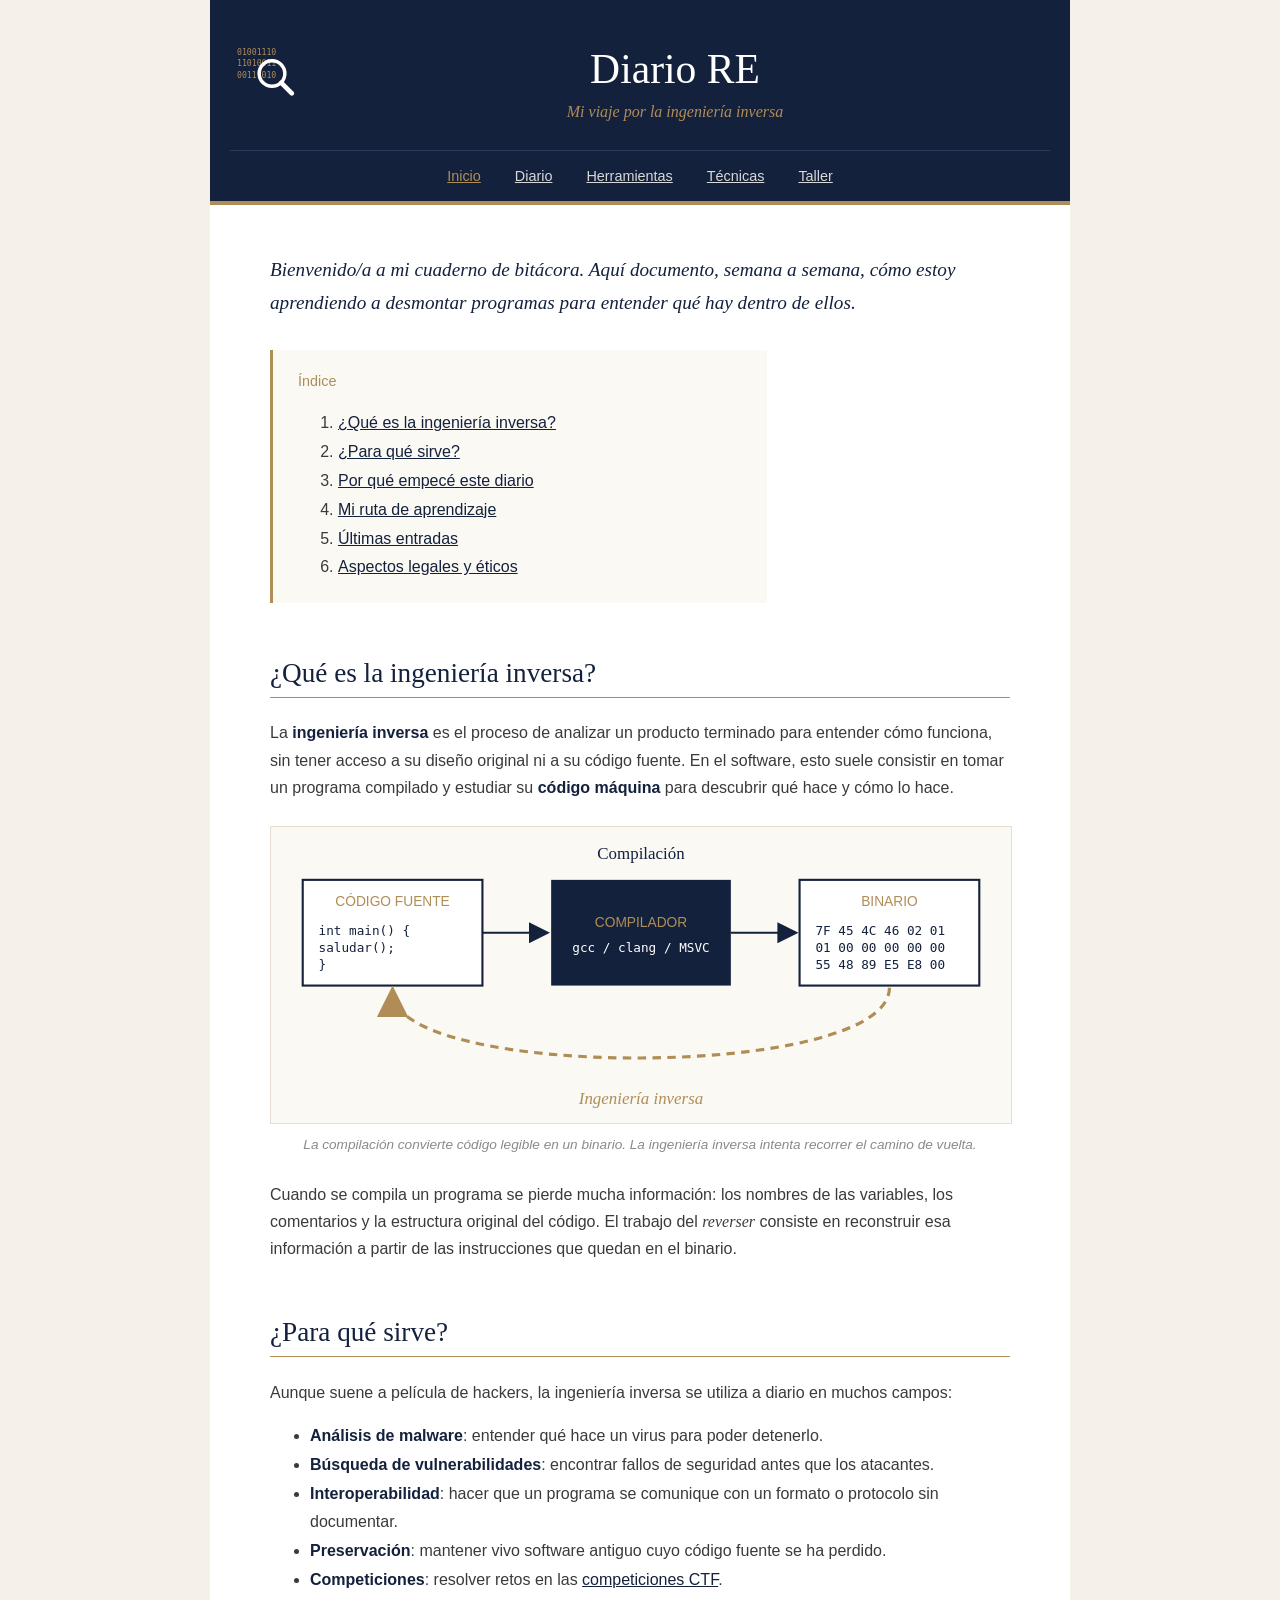
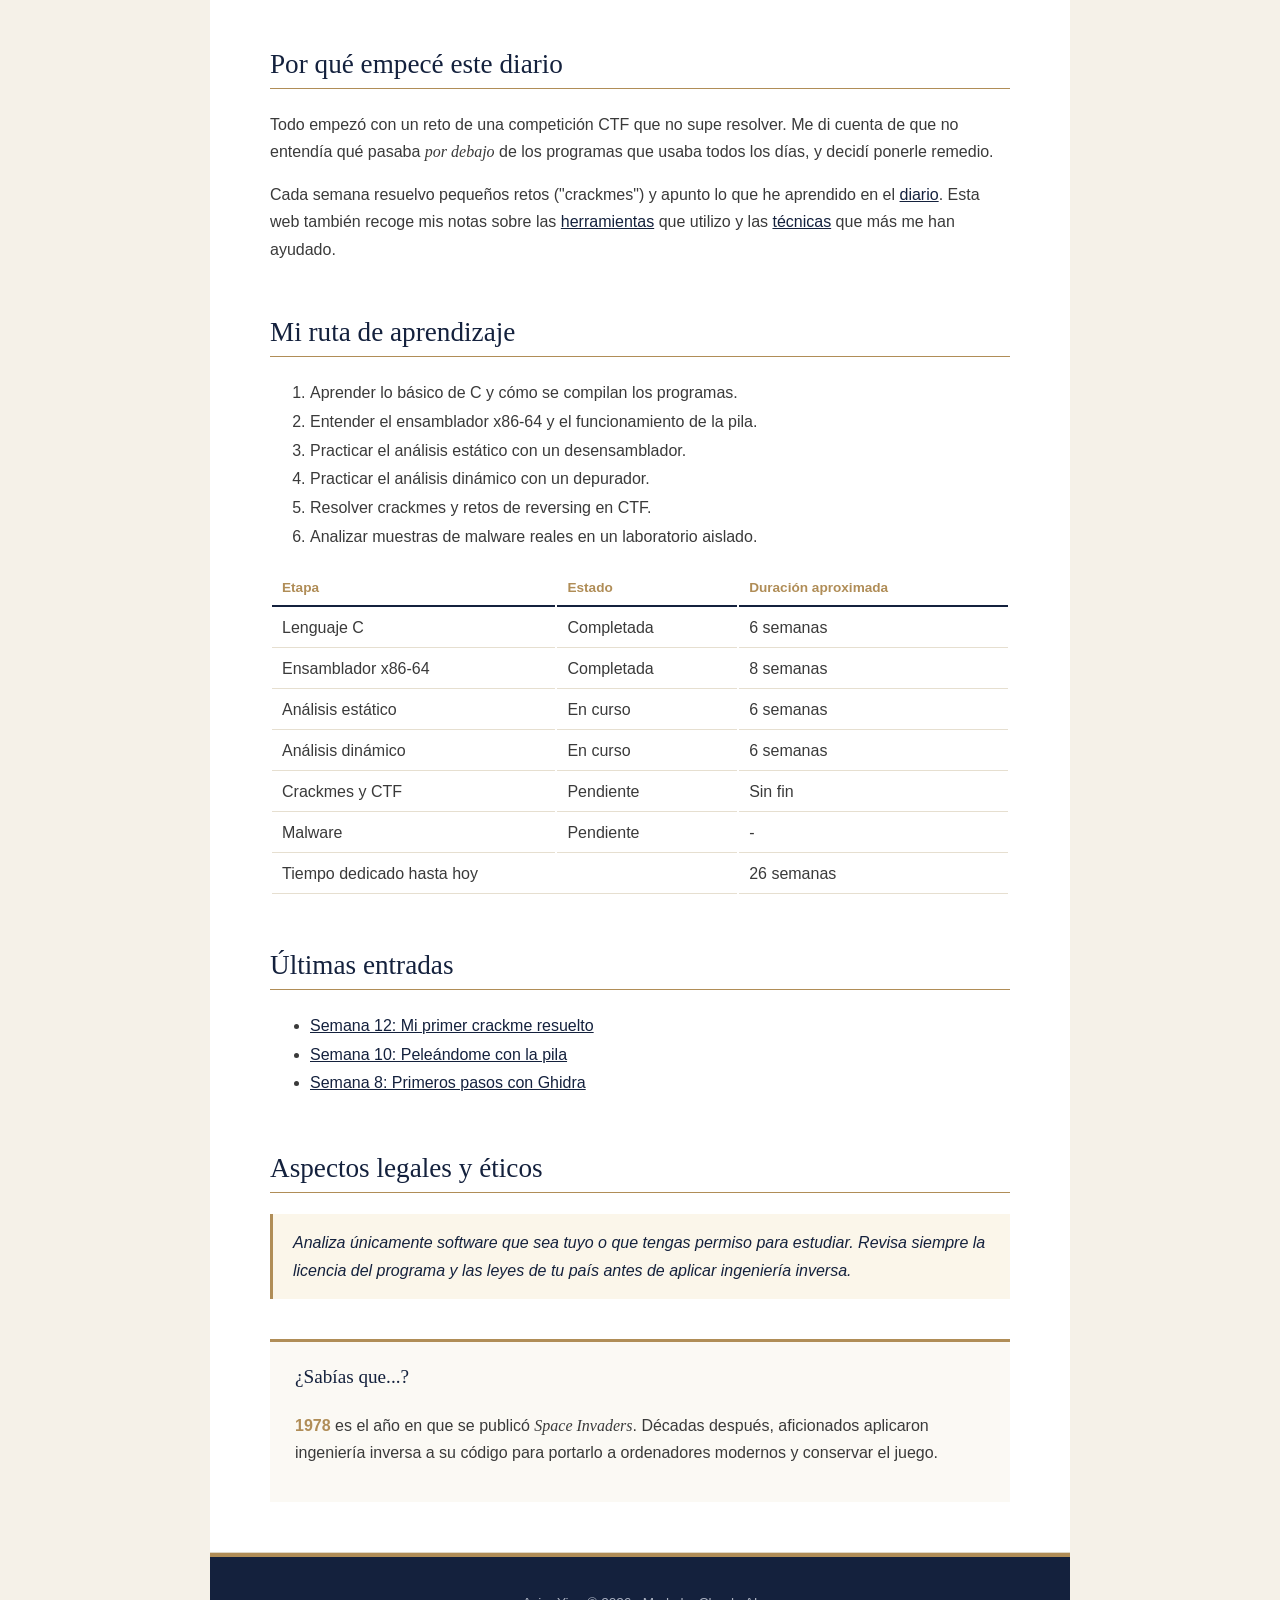
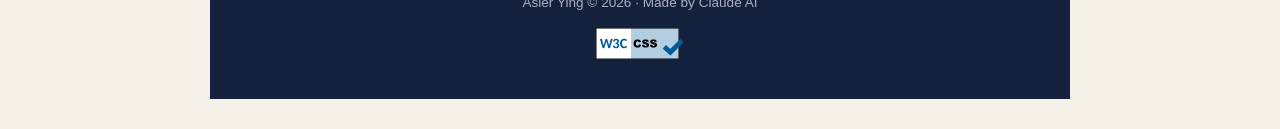
<file: index.html>
<!DOCTYPE html>
<html lang="es">
    <head>
        <meta charset="utf-8">
        <meta name="viewport" content="width=device-width, initial-scale=1.0">
        <meta name="description" content="Diario de aprendizaje sobre ingeniería inversa: herramientas, técnicas y retos resueltos.">
        <title>Diario RE - Inicio</title>
        <link rel="icon" href="images/logo.svg" type="image/svg+xml">
        <link rel="stylesheet" href="styles.css">
    </head>

    <body>
        <!-- Cabecera común a todas las páginas -->
        <header id="cabecera">
            <img id="logo" src="images/logo.svg" width="70" height="70" alt="Logo del Diario RE: una lupa sobre código binario">
            <h1>Diario RE</h1>
            <p class="subtitulo">Mi viaje por la <em>ingeniería inversa</em></p>
            <nav id="menu">
                <a href="index.html" class="actual">Inicio</a>
                <a href="diario.html">Diario</a>
                <a href="herramientas.html">Herramientas</a>
                <a href="tecnicas.html">Técnicas</a>
                <a href="contacto.html">Taller</a>
            </nav>
        </header>

        <main id="contenido">
            <p class="entradilla">
                Bienvenido/a a mi cuaderno de bitácora. Aquí documento, semana a semana, cómo estoy aprendiendo a
                desmontar programas para entender qué hay dentro de ellos.
            </p>

            <!-- Índice interno de las secciones de esta página -->
            <nav id="indice">
                <p class="titulo-indice">Índice</p>
                <ol>
                    <li><a href="#que-es">¿Qué es la ingeniería inversa?</a></li>
                    <li><a href="#aplicaciones">¿Para qué sirve?</a></li>
                    <li><a href="#por-que">Por qué empecé este diario</a></li>
                    <li><a href="#ruta">Mi ruta de aprendizaje</a></li>
                    <li><a href="#ultimas">Últimas entradas</a></li>
                    <li><a href="#etica">Aspectos legales y éticos</a></li>
                </ol>
            </nav>

            <section id="que-es">
                <h2>¿Qué es la ingeniería inversa?</h2>
                <p>
                    La <strong>ingeniería inversa</strong> es el proceso de analizar un producto terminado para
                    entender cómo funciona, sin tener acceso a su diseño original ni a su código fuente. En el
                    software, esto suele consistir en tomar un programa compilado y estudiar su
                    <strong>código máquina</strong> para descubrir qué hace y cómo lo hace.
                </p>
                <div class="figura">
                    <img src="images/proceso.svg" width="700" height="280" alt="Diagrama: el código fuente pasa por el compilador y se convierte en un binario; la ingeniería inversa recorre el camino contrario">
                    <p class="pie-foto">La compilación convierte código legible en un binario. La ingeniería inversa intenta recorrer el camino de vuelta.</p>
                </div>
                <p>
                    Cuando se compila un programa se pierde mucha información: los nombres de las variables, los
                    comentarios y la estructura original del código. El trabajo del <em>reverser</em> consiste
                    en reconstruir esa información a partir de las instrucciones que quedan en el binario.
                </p>
            </section>

            <section id="aplicaciones">
                <h2>¿Para qué sirve?</h2>
                <p>Aunque suene a película de hackers, la ingeniería inversa se utiliza a diario en muchos campos:</p>
                <ul>
                    <li><strong>Análisis de malware</strong>: entender qué hace un virus para poder detenerlo.</li>
                    <li><strong>Búsqueda de vulnerabilidades</strong>: encontrar fallos de seguridad antes que los atacantes.</li>
                    <li><strong>Interoperabilidad</strong>: hacer que un programa se comunique con un formato o protocolo sin documentar.</li>
                    <li><strong>Preservación</strong>: mantener vivo software antiguo cuyo código fuente se ha perdido.</li>
                    <li><strong>Competiciones</strong>: resolver retos en las <a href="https://es.wikipedia.org/wiki/Capturar_la_bandera" target="_blank">competiciones CTF</a>.</li>
                </ul>
            </section>

            <section id="por-que">
                <h2>Por qué empecé este diario</h2>
                <p>
                    Todo empezó con un reto de una competición CTF que no supe resolver. Me di cuenta de que no
                    entendía qué pasaba <em>por debajo</em> de los programas que usaba todos los días, y decidí
                    ponerle remedio.
                </p>
                <p>
                    Cada semana resuelvo pequeños retos ("crackmes") y apunto lo que he aprendido en el
                    <a href="diario.html">diario</a>. Esta web también recoge mis notas sobre las
                    <a href="herramientas.html">herramientas</a> que utilizo y las
                    <a href="tecnicas.html">técnicas</a> que más me han ayudado.
                </p>
            </section>

            <section id="ruta">
                <h2>Mi ruta de aprendizaje</h2>
                <ol>
                    <li>Aprender lo básico de C y cómo se compilan los programas.</li>
                    <li>Entender el ensamblador x86-64 y el funcionamiento de la pila.</li>
                    <li>Practicar el análisis estático con un desensamblador.</li>
                    <li>Practicar el análisis dinámico con un depurador.</li>
                    <li>Resolver crackmes y retos de reversing en CTF.</li>
                    <li>Analizar muestras de malware reales en un laboratorio aislado.</li>
                </ol>
                <!-- La tabla resume el estado de cada etapa: el pie suma las semanas -->
                <table>
                    <thead>
                        <tr>
                            <th>Etapa</th><th>Estado</th><th>Duración aproximada</th>
                        </tr>
                    </thead>
                    <tbody>
                        <tr><td>Lenguaje C</td><td>Completada</td><td>6 semanas</td></tr>
                        <tr><td>Ensamblador x86-64</td><td>Completada</td><td>8 semanas</td></tr>
                        <tr><td>Análisis estático</td><td>En curso</td><td>6 semanas</td></tr>
                        <tr><td>Análisis dinámico</td><td>En curso</td><td>6 semanas</td></tr>
                        <tr><td>Crackmes y CTF</td><td>Pendiente</td><td>Sin fin</td></tr>
                        <tr><td>Malware</td><td>Pendiente</td><td>-</td></tr>
                    </tbody>
                    <tfoot>
                        <tr>
                            <td colspan="2">Tiempo dedicado hasta hoy</td><td>26 semanas</td>
                        </tr>
                    </tfoot>
                </table>
            </section>

            <section id="ultimas">
                <h2>Últimas entradas</h2>
                <ul>
                    <li><a href="diario.html#entrada-5">Semana 12: Mi primer crackme resuelto</a></li>
                    <li><a href="diario.html#entrada-4">Semana 10: Peleándome con la pila</a></li>
                    <li><a href="diario.html#entrada-3">Semana 8: Primeros pasos con Ghidra</a></li>
                </ul>
            </section>

            <section id="etica">
                <h2>Aspectos legales y éticos</h2>
                <p class="nota">
                    Analiza únicamente software que sea tuyo o que tengas permiso para estudiar. Revisa siempre la
                    licencia del programa y las leyes de tu país antes de aplicar ingeniería inversa.
                </p>
            </section>

            <aside class="extra">
                <h2>¿Sabías que...?</h2>
                <p>
                    <span class="dato">1978</span> es el año en que se publicó <em>Space Invaders</em>. Décadas
                    después, aficionados aplicaron ingeniería inversa a su código para portarlo a ordenadores
                    modernos y conservar el juego.
                </p>
            </aside>

            <!-- Enlace que solo se muestra en pantallas pequeñas (display: none en escritorio) -->
            <p class="solo-movil"><a href="#cabecera">↑ Volver al menú</a></p>
        </main>

        <hr>

        <!-- Pie común a todas las páginas -->
        <footer id="pie">
            <p>Asier Ying © 2026 · Made by Claude AI</p>
            <p>
                <a href="https://jigsaw.w3.org/css-validator/check/referer">
                    <img id="logoW3C" src="images/vcss-blue.png" width="88" height="31" alt="¡CSS Válido!">
                </a>
            </p>
        </footer>
    </body>
</html>
</file>
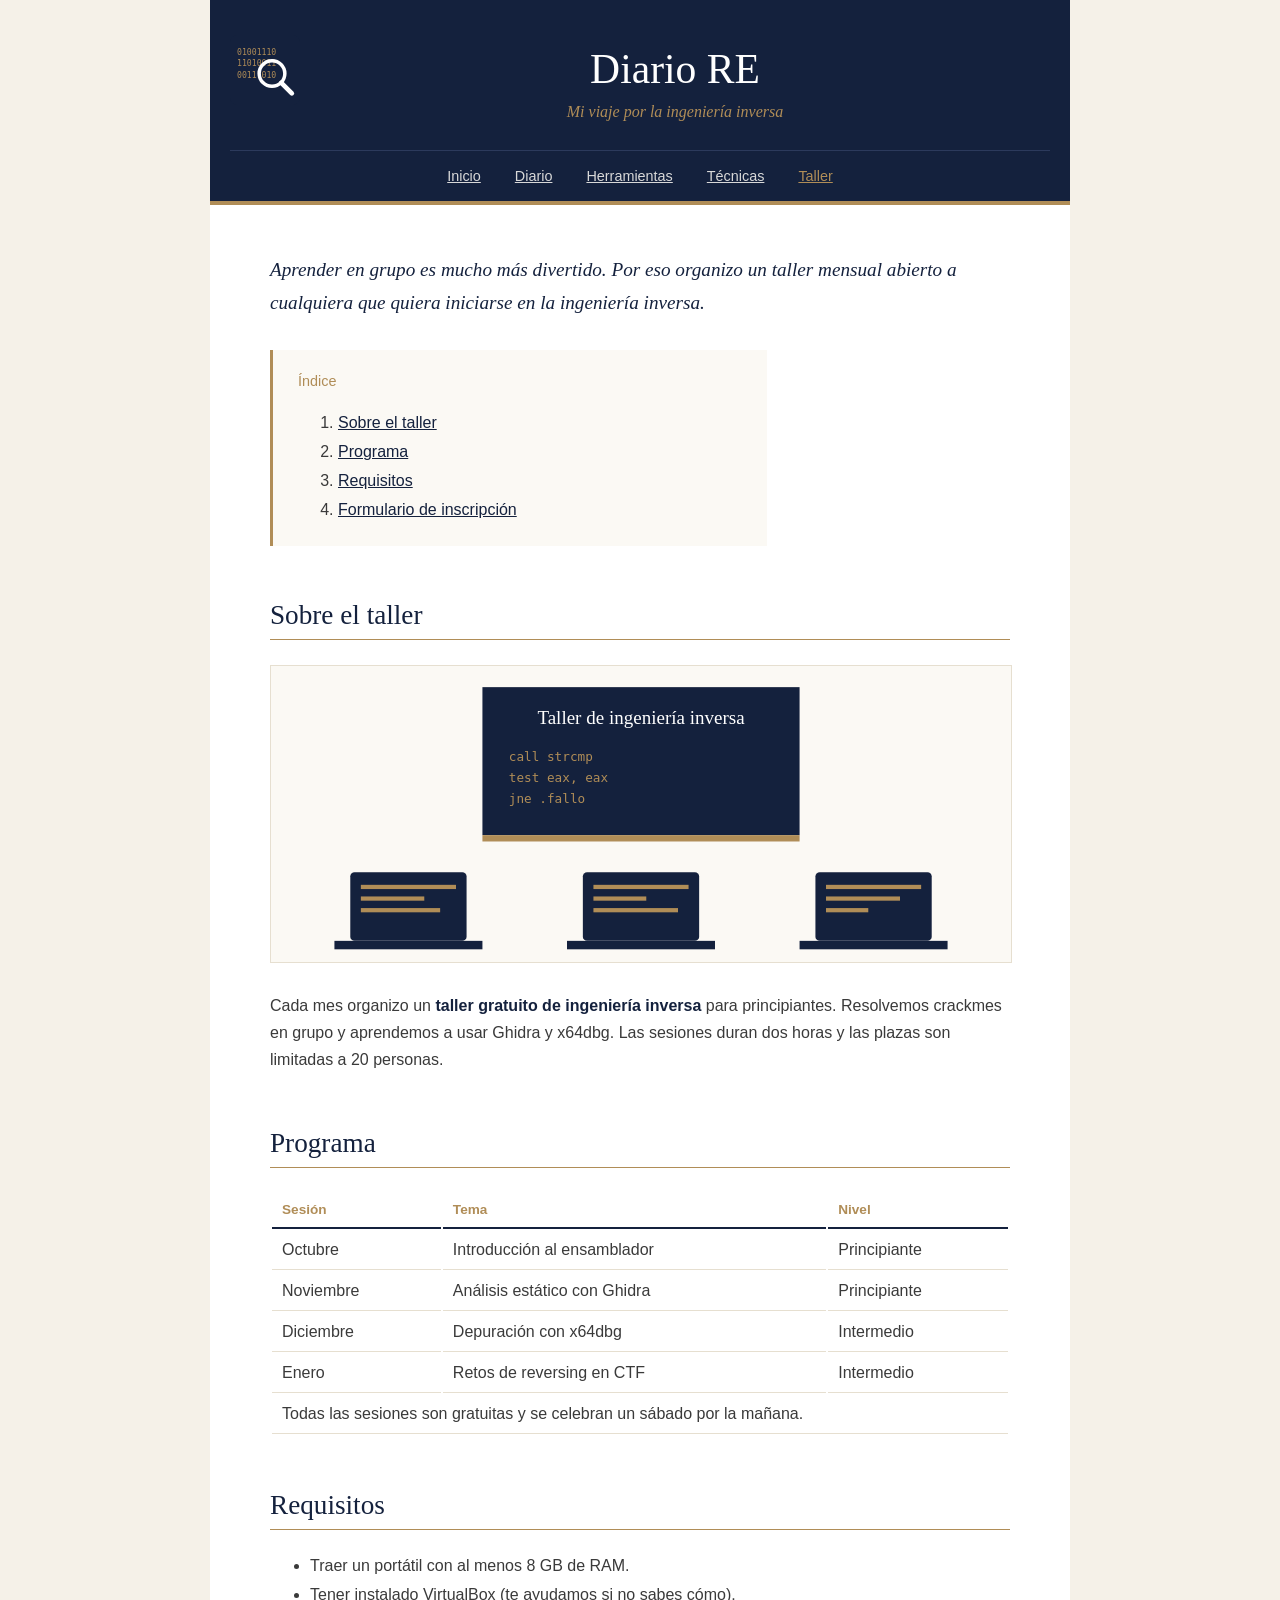
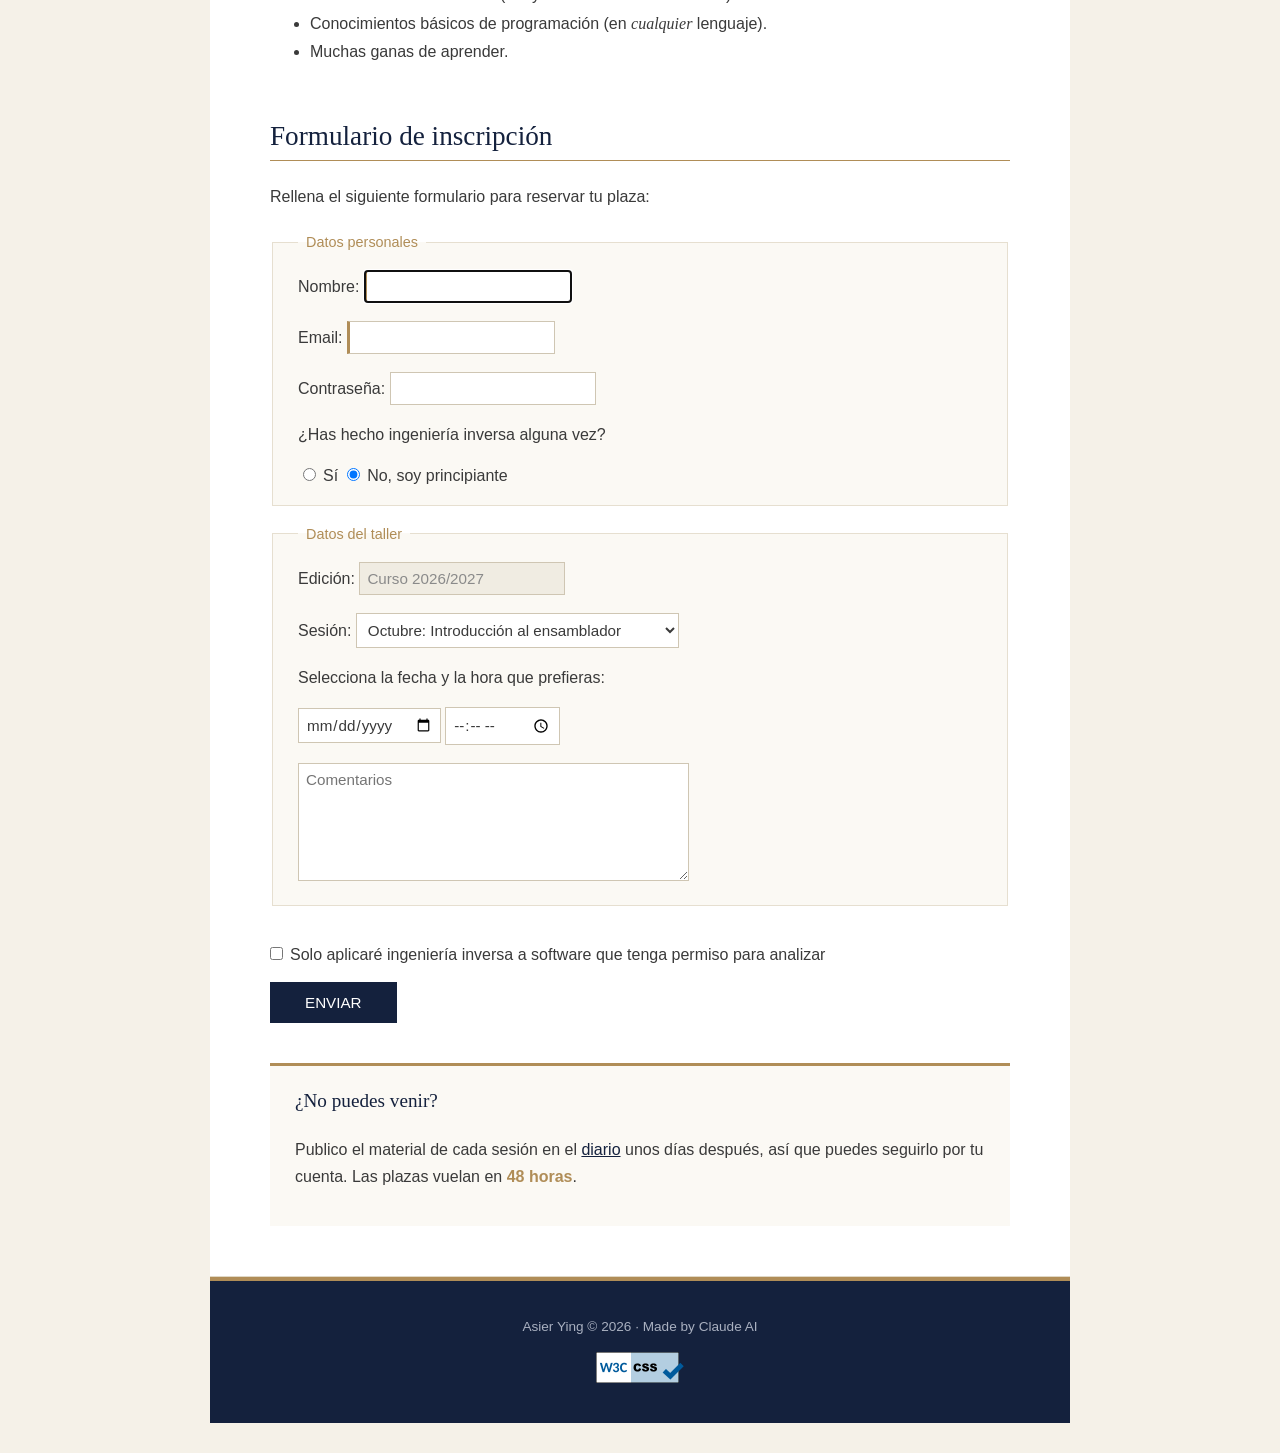
<file: contacto.html>
<!DOCTYPE html>
<html lang="es">
    <head>
        <meta charset="utf-8">
        <meta name="viewport" content="width=device-width, initial-scale=1.0">
        <meta name="description" content="Inscripción al taller mensual y gratuito de ingeniería inversa para principiantes.">
        <title>Diario RE - Taller</title>
        <link rel="icon" href="images/logo.svg" type="image/svg+xml">
        <link rel="stylesheet" href="styles.css">
    </head>

    <body>
        <!-- Cabecera común a todas las páginas -->
        <header id="cabecera">
            <img id="logo" src="images/logo.svg" width="70" height="70" alt="Logo del Diario RE: una lupa sobre código binario">
            <h1>Diario RE</h1>
            <p class="subtitulo">Mi viaje por la <em>ingeniería inversa</em></p>
            <nav id="menu">
                <a href="index.html">Inicio</a>
                <a href="diario.html">Diario</a>
                <a href="herramientas.html">Herramientas</a>
                <a href="tecnicas.html">Técnicas</a>
                <a href="contacto.html" class="actual">Taller</a>
            </nav>
        </header>

        <main id="contenido">
            <p class="entradilla">
                Aprender en grupo es mucho más divertido. Por eso organizo un taller mensual abierto a cualquiera que
                quiera iniciarse en la ingeniería inversa.
            </p>

            <!-- Índice interno de las secciones de esta página -->
            <nav id="indice">
                <p class="titulo-indice">Índice</p>
                <ol>
                    <li><a href="#info">Sobre el taller</a></li>
                    <li><a href="#programa">Programa</a></li>
                    <li><a href="#requisitos">Requisitos</a></li>
                    <li><a href="#inscripcion">Formulario de inscripción</a></li>
                </ol>
            </nav>

            <section id="info">
                <h2>Sobre el taller</h2>
                <div class="figura">
                    <img src="images/taller.svg" width="700" height="280" alt="Ilustración del taller: una pantalla con código ensamblador y tres portátiles">
                </div>
                <p>
                    Cada mes organizo un <strong>taller gratuito de ingeniería inversa</strong> para principiantes.
                    Resolvemos crackmes en grupo y aprendemos a usar Ghidra y x64dbg. Las sesiones duran dos horas
                    y las plazas son limitadas a 20 personas.
                </p>
            </section>

            <section id="programa">
                <h2>Programa</h2>
                <table>
                    <thead>
                        <tr>
                            <th>Sesión</th><th>Tema</th><th>Nivel</th>
                        </tr>
                    </thead>
                    <tbody>
                        <tr><td>Octubre</td><td>Introducción al ensamblador</td><td>Principiante</td></tr>
                        <tr><td>Noviembre</td><td>Análisis estático con Ghidra</td><td>Principiante</td></tr>
                        <tr><td>Diciembre</td><td>Depuración con x64dbg</td><td>Intermedio</td></tr>
                        <tr><td>Enero</td><td>Retos de reversing en CTF</td><td>Intermedio</td></tr>
                    </tbody>
                    <tfoot>
                        <tr>
                            <td colspan="3">Todas las sesiones son gratuitas y se celebran un sábado por la mañana.</td>
                        </tr>
                    </tfoot>
                </table>
            </section>

            <section id="requisitos">
                <h2>Requisitos</h2>
                <ul>
                    <li>Traer un portátil con al menos 8 GB de RAM.</li>
                    <li>Tener instalado VirtualBox (te ayudamos si no sabes cómo).</li>
                    <li>Conocimientos básicos de programación (en <em>cualquier</em> lenguaje).</li>
                    <li>Muchas ganas de aprender.</li>
                </ul>
            </section>

            <section id="inscripcion">
                <h2>Formulario de inscripción</h2>
                <p>Rellena el siguiente formulario para reservar tu plaza:</p>

                <!-- Formulario de ejemplo: no envía los datos a ningún servidor -->
                <form action="index.html" method="get">
                    <fieldset>
                        <legend>Datos personales</legend>
                        <label for="id-nombre">Nombre: </label>
                        <input type="text" name="nombre" id="id-nombre" required autofocus>
                        <br><br>
                        <label for="id-email">Email: </label>
                        <input type="email" name="email" id="id-email" required>
                        <br><br>
                        <label for="id-password">Contraseña: </label>
                        <input type="password" name="password" id="id-password">
                        <p>¿Has hecho ingeniería inversa alguna vez?</p>
                        <input type="radio" id="exp-S" name="experiencia" value="1">
                        <label for="exp-S">Sí</label>
                        <input type="radio" id="exp-N" name="experiencia" value="0" checked>
                        <label for="exp-N">No, soy principiante</label>
                    </fieldset>

                    <fieldset>
                        <legend>Datos del taller</legend>
                        <!-- Campo deshabilitado: la edición no se puede cambiar -->
                        <label for="id-edicion">Edición: </label>
                        <input type="text" name="edicion" id="id-edicion" value="Curso 2026/2027" disabled>
                        <br><br>
                        <label for="id-tema">Sesión: </label>
                        <select id="id-tema" name="tema">
                            <optgroup label="Nivel principiante">
                                <option selected>Octubre: Introducción al ensamblador</option>
                                <option>Noviembre: Análisis estático con Ghidra</option>
                            </optgroup>
                            <optgroup label="Nivel intermedio">
                                <option>Diciembre: Depuración con x64dbg</option>
                                <option>Enero: Retos de reversing en CTF</option>
                            </optgroup>
                        </select>
                        <p>Selecciona la fecha y la hora que prefieras:</p>
                        <input type="date" name="fecha" id="id-fecha">
                        <input type="time" name="hora" id="id-hora">
                        <br><br>
                        <textarea name="comentarios" rows="6" cols="40" placeholder="Comentarios"></textarea>
                    </fieldset>
                    <br>
                    <input type="checkbox" name="condiciones" id="id-condiciones" value="1">
                    <label for="id-condiciones">Solo aplicaré ingeniería inversa a software que tenga permiso para analizar</label>
                    <br><br>
                    <input type="submit" name="enviar" value="ENVIAR" class="boton">
                </form>
            </section>

            <aside class="extra">
                <h2>¿No puedes venir?</h2>
                <p>
                    Publico el material de cada sesión en el <a href="diario.html">diario</a> unos días después,
                    así que puedes seguirlo por tu cuenta. Las plazas vuelan en <span class="dato">48 horas</span>.
                </p>
            </aside>

            <!-- Enlace que solo se muestra en pantallas pequeñas (display: none en escritorio) -->
            <p class="solo-movil"><a href="#cabecera">↑ Volver al menú</a></p>
        </main>

        <hr>

        <!-- Pie común a todas las páginas -->
        <footer id="pie">
            <p>Asier Ying © 2026 · Made by Claude AI</p>
            <p>
                <a href="https://jigsaw.w3.org/css-validator/check/referer">
                    <img id="logoW3C" src="images/vcss-blue.png" width="88" height="31" alt="¡CSS Válido!">
                </a>
            </p>
        </footer>
    </body>
</html>
</file>
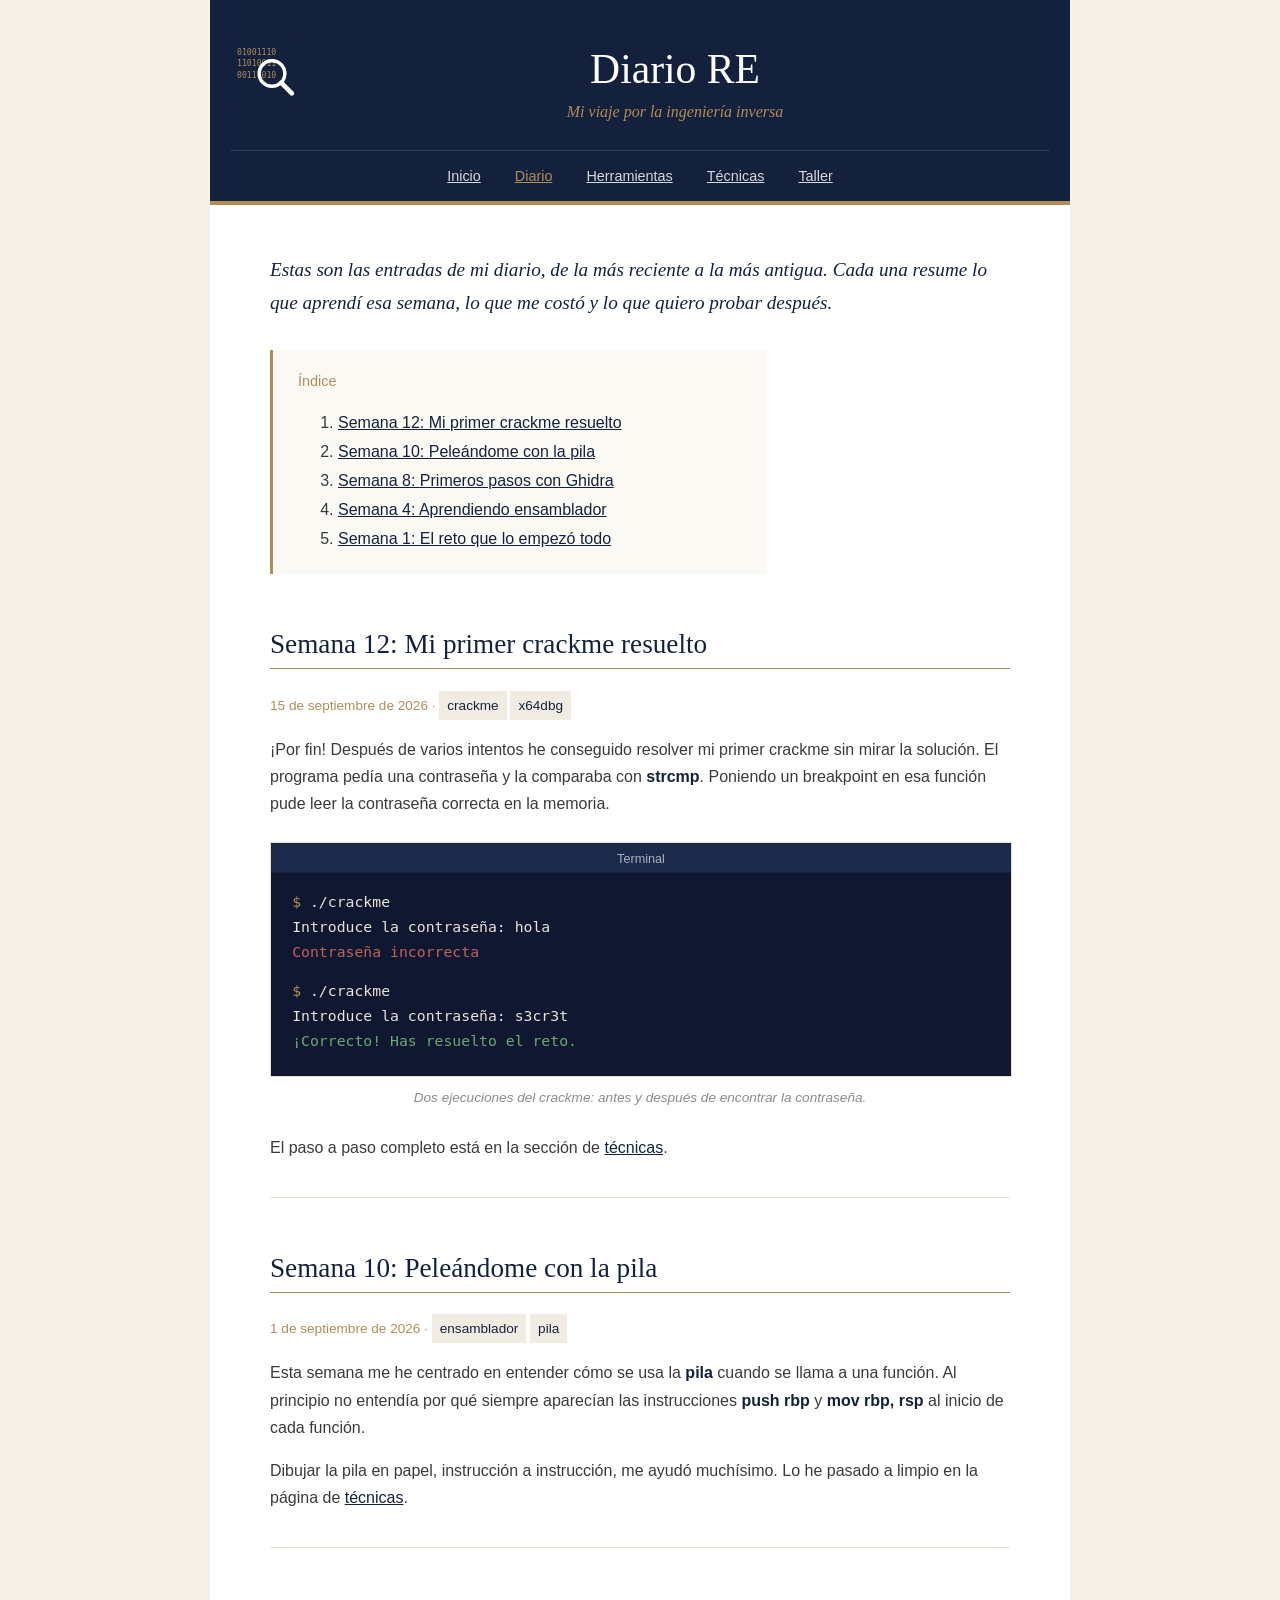
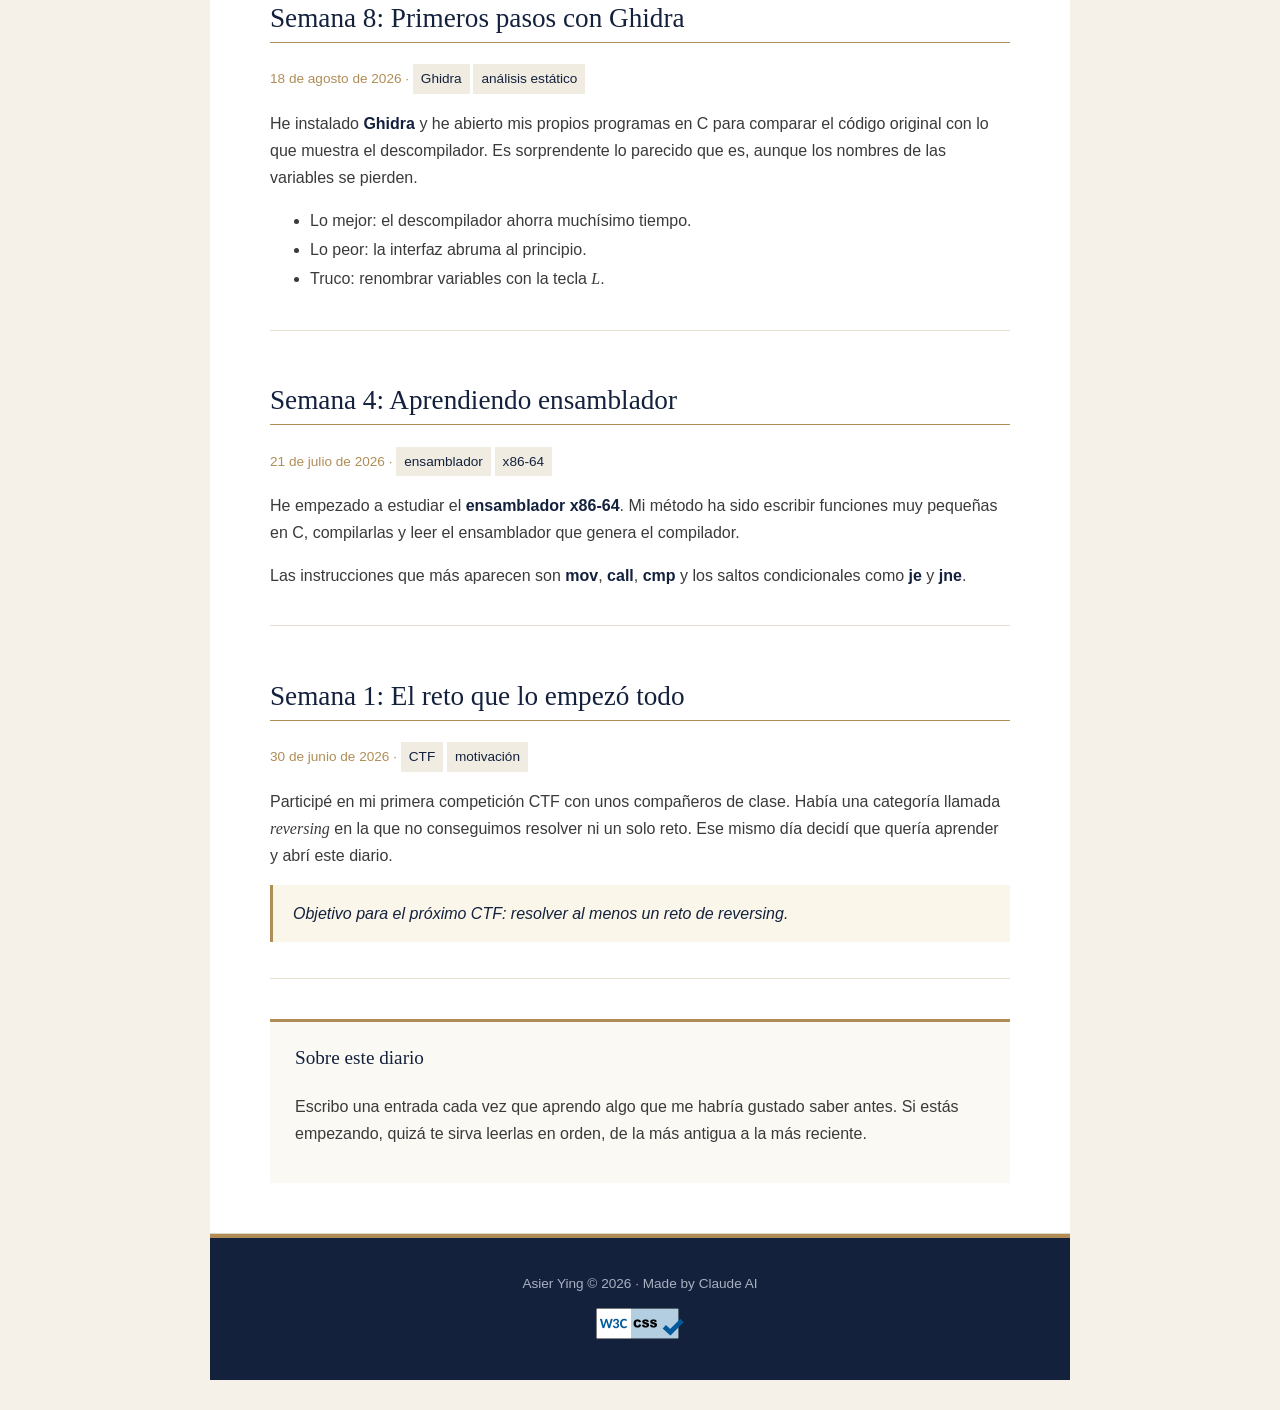
<file: diario.html>
<!DOCTYPE html>
<html lang="es">
    <head>
        <meta charset="utf-8">
        <meta name="viewport" content="width=device-width, initial-scale=1.0">
        <meta name="description" content="Entradas semanales del diario: lo aprendido, lo que costó y lo siguiente que probar.">
        <title>Diario RE - Diario</title>
        <link rel="icon" href="images/logo.svg" type="image/svg+xml">
        <link rel="stylesheet" href="styles.css">
    </head>

    <body>
        <!-- Cabecera común a todas las páginas -->
        <header id="cabecera">
            <img id="logo" src="images/logo.svg" width="70" height="70" alt="Logo del Diario RE: una lupa sobre código binario">
            <h1>Diario RE</h1>
            <p class="subtitulo">Mi viaje por la <em>ingeniería inversa</em></p>
            <nav id="menu">
                <a href="index.html">Inicio</a>
                <a href="diario.html" class="actual">Diario</a>
                <a href="herramientas.html">Herramientas</a>
                <a href="tecnicas.html">Técnicas</a>
                <a href="contacto.html">Taller</a>
            </nav>
        </header>

        <main id="contenido">
            <p class="entradilla">
                Estas son las entradas de mi diario, de la más reciente a la más antigua. Cada una resume lo que
                aprendí esa semana, lo que me costó y lo que quiero probar después.
            </p>

            <!-- Índice interno de las entradas -->
            <nav id="indice">
                <p class="titulo-indice">Índice</p>
                <ol>
                    <li><a href="#entrada-5">Semana 12: Mi primer crackme resuelto</a></li>
                    <li><a href="#entrada-4">Semana 10: Peleándome con la pila</a></li>
                    <li><a href="#entrada-3">Semana 8: Primeros pasos con Ghidra</a></li>
                    <li><a href="#entrada-2">Semana 4: Aprendiendo ensamblador</a></li>
                    <li><a href="#entrada-1">Semana 1: El reto que lo empezó todo</a></li>
                </ol>
            </nav>

            <!-- Cada entrada del diario es un <article> independiente -->
            <article class="entrada" id="entrada-5">
                <header>
                    <h2>Semana 12: Mi primer crackme resuelto</h2>
                    <p class="fecha">
                        15 de septiembre de 2026 ·
                        <span class="etiqueta">crackme</span>
                        <span class="etiqueta">x64dbg</span>
                    </p>
                </header>
                <p>
                    ¡Por fin! Después de varios intentos he conseguido resolver mi primer crackme sin mirar la
                    solución. El programa pedía una contraseña y la comparaba con <strong>strcmp</strong>. Poniendo un
                    breakpoint en esa función pude leer la contraseña correcta en la memoria.
                </p>
                <div class="figura">
                    <img src="images/crackme.svg" width="700" height="220" alt="Terminal: la contraseña hola es incorrecta y la contraseña s3cr3t es correcta">
                    <p class="pie-foto">Dos ejecuciones del crackme: antes y después de encontrar la contraseña.</p>
                </div>
                <p>El paso a paso completo está en la sección de <a href="tecnicas.html#crackme">técnicas</a>.</p>
            </article>

            <article class="entrada" id="entrada-4">
                <header>
                    <h2>Semana 10: Peleándome con la pila</h2>
                    <p class="fecha">
                        1 de septiembre de 2026 ·
                        <span class="etiqueta">ensamblador</span>
                        <span class="etiqueta">pila</span>
                    </p>
                </header>
                <p>
                    Esta semana me he centrado en entender cómo se usa la <strong>pila</strong> cuando se llama a una
                    función. Al principio no entendía por qué siempre aparecían las instrucciones
                    <strong>push rbp</strong> y <strong>mov rbp, rsp</strong> al inicio de cada función.
                </p>
                <p>
                    Dibujar la pila en papel, instrucción a instrucción, me ayudó muchísimo. Lo he pasado a limpio en
                    la página de <a href="tecnicas.html#pila">técnicas</a>.
                </p>
            </article>

            <article class="entrada" id="entrada-3">
                <header>
                    <h2>Semana 8: Primeros pasos con Ghidra</h2>
                    <p class="fecha">
                        18 de agosto de 2026 ·
                        <span class="etiqueta">Ghidra</span>
                        <span class="etiqueta">análisis estático</span>
                    </p>
                </header>
                <p>
                    He instalado <strong>Ghidra</strong> y he abierto mis propios programas en C para comparar el código
                    original con lo que muestra el descompilador. Es sorprendente lo parecido que es, aunque los
                    nombres de las variables se pierden.
                </p>
                <ul>
                    <li>Lo mejor: el descompilador ahorra muchísimo tiempo.</li>
                    <li>Lo peor: la interfaz abruma al principio.</li>
                    <li>Truco: renombrar variables con la tecla <em>L</em>.</li>
                </ul>
            </article>

            <article class="entrada" id="entrada-2">
                <header>
                    <h2>Semana 4: Aprendiendo ensamblador</h2>
                    <p class="fecha">
                        21 de julio de 2026 ·
                        <span class="etiqueta">ensamblador</span>
                        <span class="etiqueta">x86-64</span>
                    </p>
                </header>
                <p>
                    He empezado a estudiar el <strong>ensamblador x86-64</strong>. Mi método ha sido escribir funciones
                    muy pequeñas en C, compilarlas y leer el ensamblador que genera el compilador.
                </p>
                <p>
                    Las instrucciones que más aparecen son <strong>mov</strong>, <strong>call</strong>,
                    <strong>cmp</strong> y los saltos condicionales como <strong>je</strong> y <strong>jne</strong>.
                </p>
            </article>

            <article class="entrada" id="entrada-1">
                <header>
                    <h2>Semana 1: El reto que lo empezó todo</h2>
                    <p class="fecha">
                        30 de junio de 2026 ·
                        <span class="etiqueta">CTF</span>
                        <span class="etiqueta">motivación</span>
                    </p>
                </header>
                <p>
                    Participé en mi primera competición CTF con unos compañeros de clase. Había una categoría llamada
                    <em>reversing</em> en la que no conseguimos resolver ni un solo reto. Ese mismo día decidí
                    que quería aprender y abrí este diario.
                </p>
                <p class="nota">Objetivo para el próximo CTF: resolver al menos un reto de reversing.</p>
            </article>

            <aside class="extra">
                <h2>Sobre este diario</h2>
                <p>
                    Escribo una entrada cada vez que aprendo algo que me habría gustado saber antes. Si estás
                    empezando, quizá te sirva leerlas en orden, de la más antigua a la más reciente.
                </p>
            </aside>

            <!-- Enlace que solo se muestra en pantallas pequeñas (display: none en escritorio) -->
            <p class="solo-movil"><a href="#cabecera">↑ Volver al menú</a></p>
        </main>

        <hr>

        <!-- Pie común a todas las páginas -->
        <footer id="pie">
            <p>Asier Ying © 2026 · Made by Claude AI</p>
            <p>
                <a href="https://jigsaw.w3.org/css-validator/check/referer">
                    <img id="logoW3C" src="images/vcss-blue.png" width="88" height="31" alt="¡CSS Válido!">
                </a>
            </p>
        </footer>
    </body>
</html>
</file>
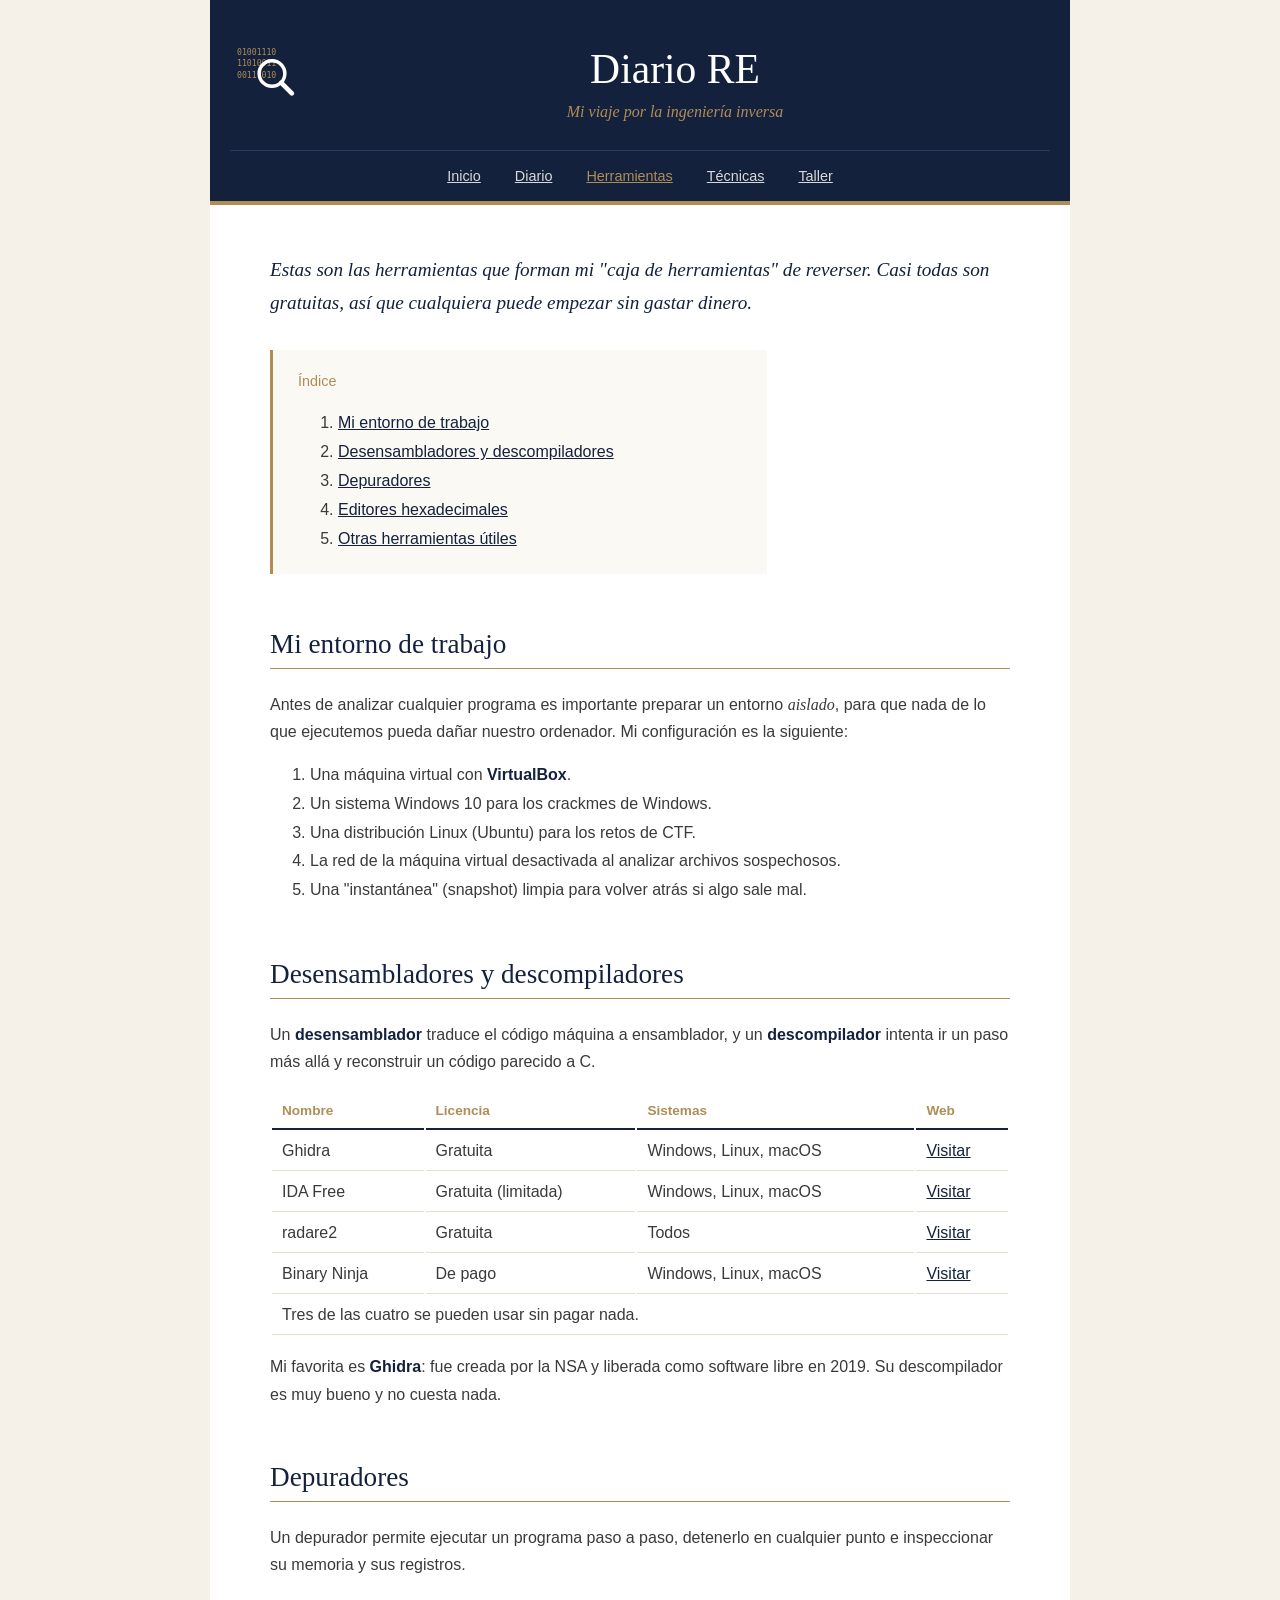
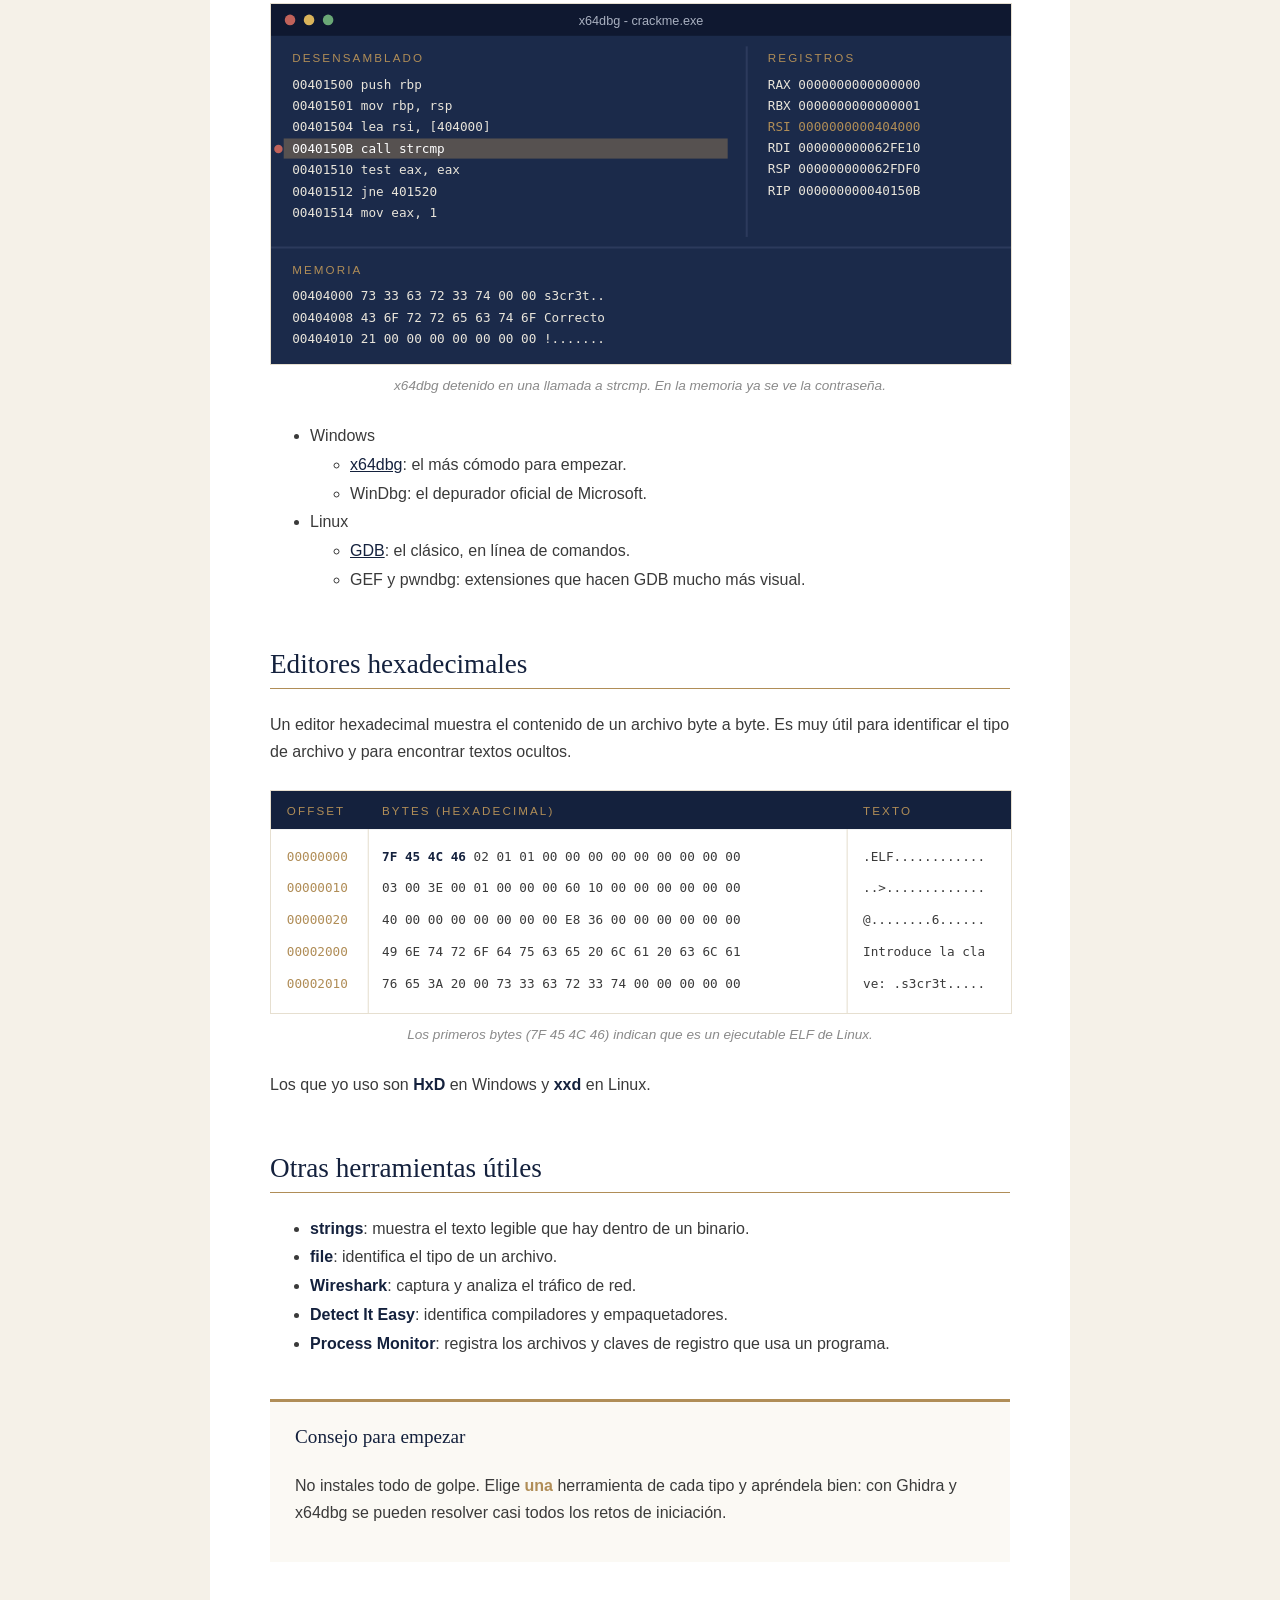
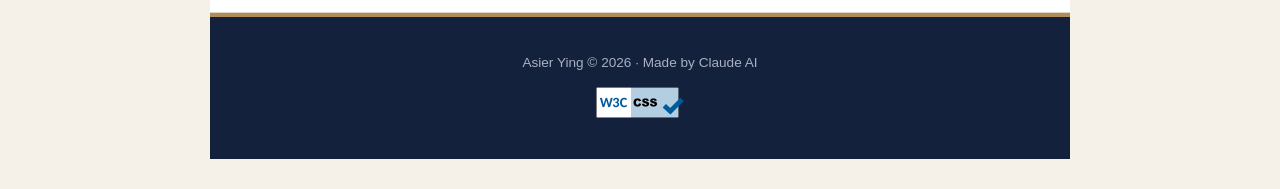
<file: herramientas.html>
<!DOCTYPE html>
<html lang="es">
    <head>
        <meta charset="utf-8">
        <meta name="viewport" content="width=device-width, initial-scale=1.0">
        <meta name="description" content="Desensambladores, depuradores y editores hexadecimales para empezar en la ingeniería inversa.">
        <title>Diario RE - Herramientas</title>
        <link rel="icon" href="images/logo.svg" type="image/svg+xml">
        <link rel="stylesheet" href="styles.css">
    </head>

    <body>
        <!-- Cabecera común a todas las páginas -->
        <header id="cabecera">
            <img id="logo" src="images/logo.svg" width="70" height="70" alt="Logo del Diario RE: una lupa sobre código binario">
            <h1>Diario RE</h1>
            <p class="subtitulo">Mi viaje por la <em>ingeniería inversa</em></p>
            <nav id="menu">
                <a href="index.html">Inicio</a>
                <a href="diario.html">Diario</a>
                <a href="herramientas.html" class="actual">Herramientas</a>
                <a href="tecnicas.html">Técnicas</a>
                <a href="contacto.html">Taller</a>
            </nav>
        </header>

        <main id="contenido">
            <p class="entradilla">
                Estas son las herramientas que forman mi "caja de herramientas" de reverser. Casi todas son
                gratuitas, así que cualquiera puede empezar sin gastar dinero.
            </p>

            <!-- Índice interno de las secciones de esta página -->
            <nav id="indice">
                <p class="titulo-indice">Índice</p>
                <ol>
                    <li><a href="#entorno">Mi entorno de trabajo</a></li>
                    <li><a href="#desensambladores">Desensambladores y descompiladores</a></li>
                    <li><a href="#depuradores">Depuradores</a></li>
                    <li><a href="#hex">Editores hexadecimales</a></li>
                    <li><a href="#otras">Otras herramientas útiles</a></li>
                </ol>
            </nav>

            <section id="entorno">
                <h2>Mi entorno de trabajo</h2>
                <p>
                    Antes de analizar cualquier programa es importante preparar un entorno <em>aislado</em>, para
                    que nada de lo que ejecutemos pueda dañar nuestro ordenador. Mi configuración es la siguiente:
                </p>
                <ol>
                    <li>Una máquina virtual con <strong>VirtualBox</strong>.</li>
                    <li>Un sistema Windows 10 para los crackmes de Windows.</li>
                    <li>Una distribución Linux (Ubuntu) para los retos de CTF.</li>
                    <li>La red de la máquina virtual desactivada al analizar archivos sospechosos.</li>
                    <li>Una "instantánea" (snapshot) limpia para volver atrás si algo sale mal.</li>
                </ol>
            </section>

            <section id="desensambladores">
                <h2>Desensambladores y descompiladores</h2>
                <p>
                    Un <strong>desensamblador</strong> traduce el código máquina a ensamblador, y un
                    <strong>descompilador</strong> intenta ir un paso más allá y reconstruir un código parecido a C.
                </p>
                <!-- Los enlaces externos se abren en una pestaña nueva con target -->
                <table>
                    <thead>
                        <tr>
                            <th>Nombre</th><th>Licencia</th><th>Sistemas</th><th>Web</th>
                        </tr>
                    </thead>
                    <tbody>
                        <tr>
                            <td>Ghidra</td><td>Gratuita</td><td>Windows, Linux, macOS</td><td><a href="https://ghidra-sre.org/" target="_blank">Visitar</a></td>
                        </tr>
                        <tr>
                            <td>IDA Free</td><td>Gratuita (limitada)</td><td>Windows, Linux, macOS</td><td><a href="https://hex-rays.com/ida-free/" target="_blank">Visitar</a></td>
                        </tr>
                        <tr>
                            <td>radare2</td><td>Gratuita</td><td>Todos</td><td><a href="https://rada.re/n/" target="_blank">Visitar</a></td>
                        </tr>
                        <tr>
                            <td>Binary Ninja</td><td>De pago</td><td>Windows, Linux, macOS</td><td><a href="https://binary.ninja/" target="_blank">Visitar</a></td>
                        </tr>
                    </tbody>
                    <tfoot>
                        <tr>
                            <td colspan="4">Tres de las cuatro se pueden usar sin pagar nada.</td>
                        </tr>
                    </tfoot>
                </table>
                <p>
                    Mi favorita es <strong>Ghidra</strong>: fue creada por la NSA y liberada como software libre en
                    2019. Su descompilador es muy bueno y no cuesta nada.
                </p>
            </section>

            <section id="depuradores">
                <h2>Depuradores</h2>
                <p>
                    Un depurador permite ejecutar un programa paso a paso, detenerlo en cualquier punto e
                    inspeccionar su memoria y sus registros.
                </p>
                <div class="figura">
                    <img src="images/depurador.svg" width="700" height="340" alt="Ventana de x64dbg con el desensamblado, los registros y la memoria del programa">
                    <p class="pie-foto">x64dbg detenido en una llamada a strcmp. En la memoria ya se ve la contraseña.</p>
                </div>
                <ul>
                    <li>Windows
                        <ul>
                            <li><a href="https://x64dbg.com/" target="_blank">x64dbg</a>: el más cómodo para empezar.</li>
                            <li>WinDbg: el depurador oficial de Microsoft.</li>
                        </ul>
                    </li>
                    <li>Linux
                        <ul>
                            <li><a href="https://www.sourceware.org/gdb/" target="_blank">GDB</a>: el clásico, en línea de comandos.</li>
                            <li>GEF y pwndbg: extensiones que hacen GDB mucho más visual.</li>
                        </ul>
                    </li>
                </ul>
            </section>

            <section id="hex">
                <h2>Editores hexadecimales</h2>
                <p>
                    Un editor hexadecimal muestra el contenido de un archivo byte a byte. Es muy útil para
                    identificar el tipo de archivo y para encontrar textos ocultos.
                </p>
                <div class="figura">
                    <img src="images/hexadecimal.svg" width="700" height="210" alt="Vista hexadecimal de un binario ELF con la columna de offset, los bytes y el texto">
                    <p class="pie-foto">Los primeros bytes (7F 45 4C 46) indican que es un ejecutable ELF de Linux.</p>
                </div>
                <p>Los que yo uso son <strong>HxD</strong> en Windows y <strong>xxd</strong> en Linux.</p>
            </section>

            <section id="otras">
                <h2>Otras herramientas útiles</h2>
                <ul>
                    <li><strong>strings</strong>: muestra el texto legible que hay dentro de un binario.</li>
                    <li><strong>file</strong>: identifica el tipo de un archivo.</li>
                    <li><strong>Wireshark</strong>: captura y analiza el tráfico de red.</li>
                    <li><strong>Detect It Easy</strong>: identifica compiladores y empaquetadores.</li>
                    <li><strong>Process Monitor</strong>: registra los archivos y claves de registro que usa un programa.</li>
                </ul>
            </section>

            <aside class="extra">
                <h2>Consejo para empezar</h2>
                <p>
                    No instales todo de golpe. Elige <span class="dato">una</span> herramienta de cada tipo y
                    apréndela bien: con Ghidra y x64dbg se pueden resolver casi todos los retos de iniciación.
                </p>
            </aside>

            <!-- Enlace que solo se muestra en pantallas pequeñas (display: none en escritorio) -->
            <p class="solo-movil"><a href="#cabecera">↑ Volver al menú</a></p>
        </main>

        <hr>

        <!-- Pie común a todas las páginas -->
        <footer id="pie">
            <p>Asier Ying © 2026 · Made by Claude AI</p>
            <p>
                <a href="https://jigsaw.w3.org/css-validator/check/referer">
                    <img id="logoW3C" src="images/vcss-blue.png" width="88" height="31" alt="¡CSS Válido!">
                </a>
            </p>
        </footer>
    </body>
</html>
</file>
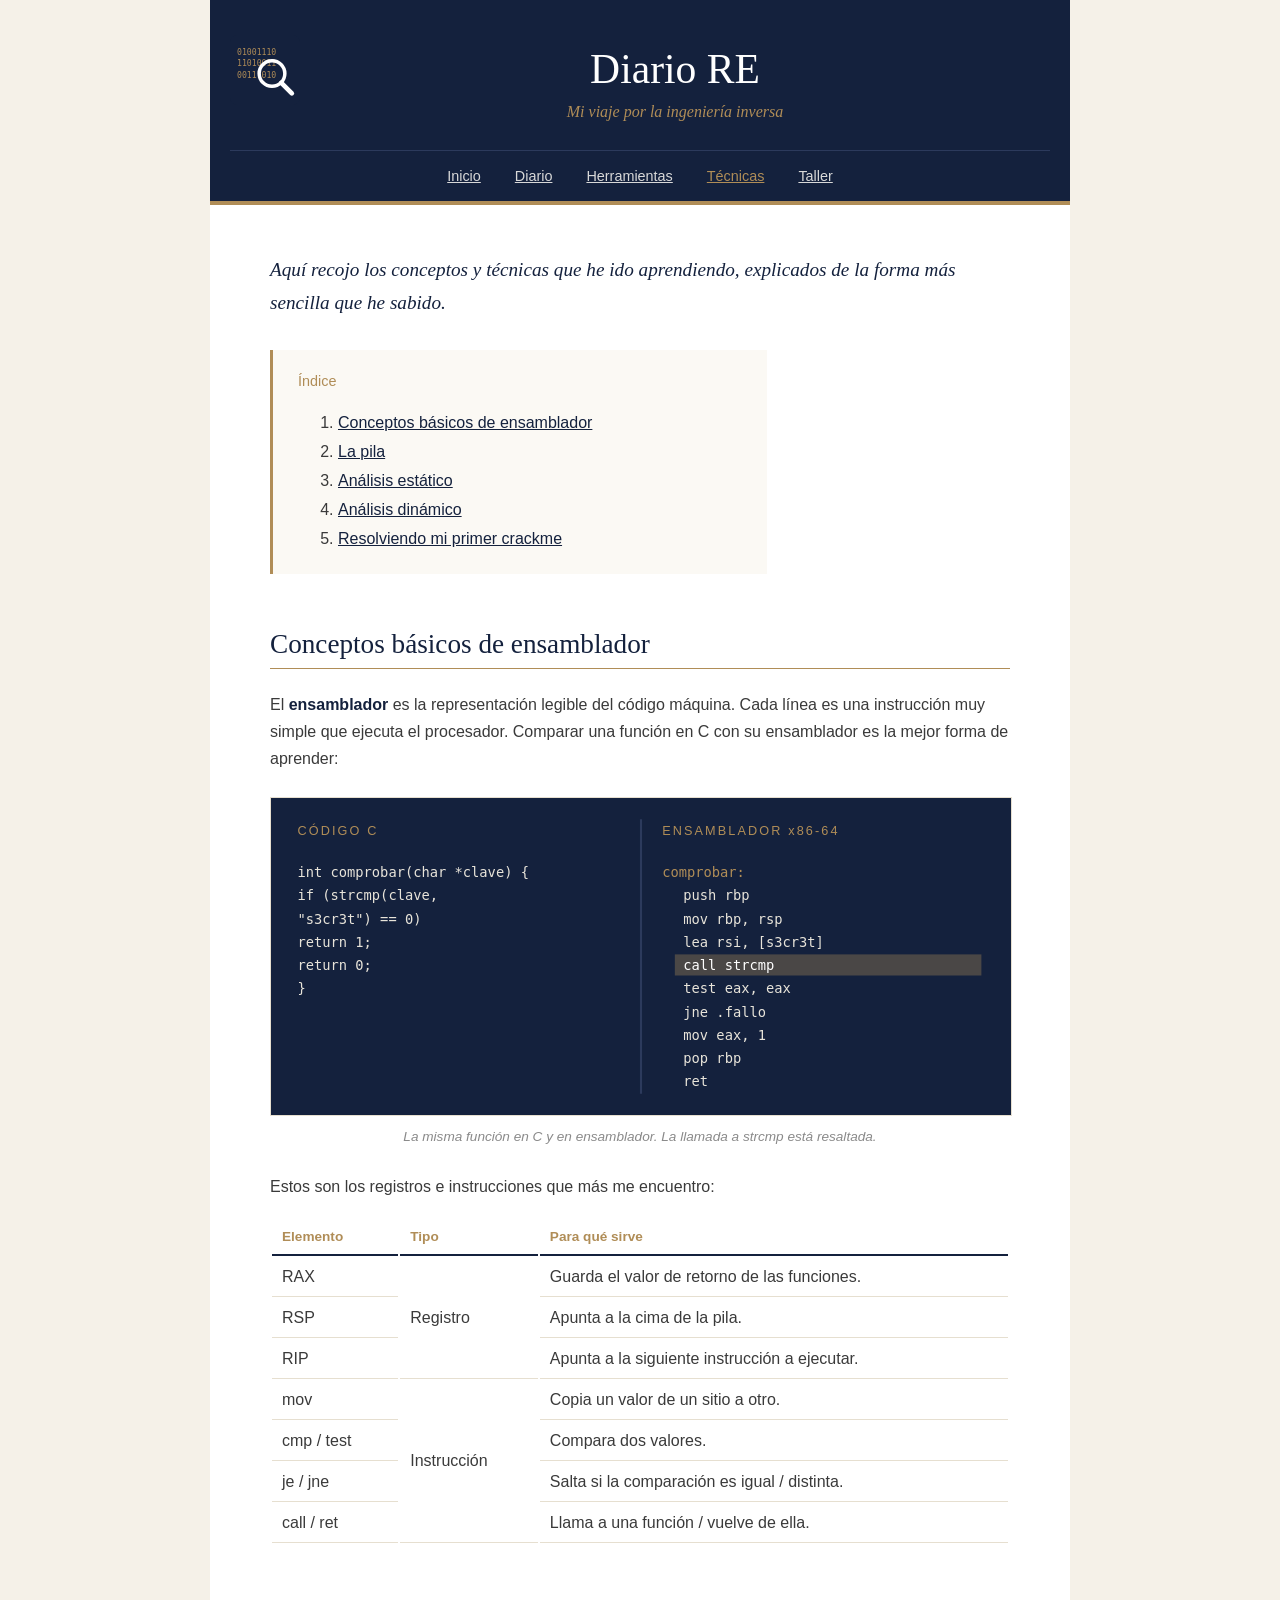
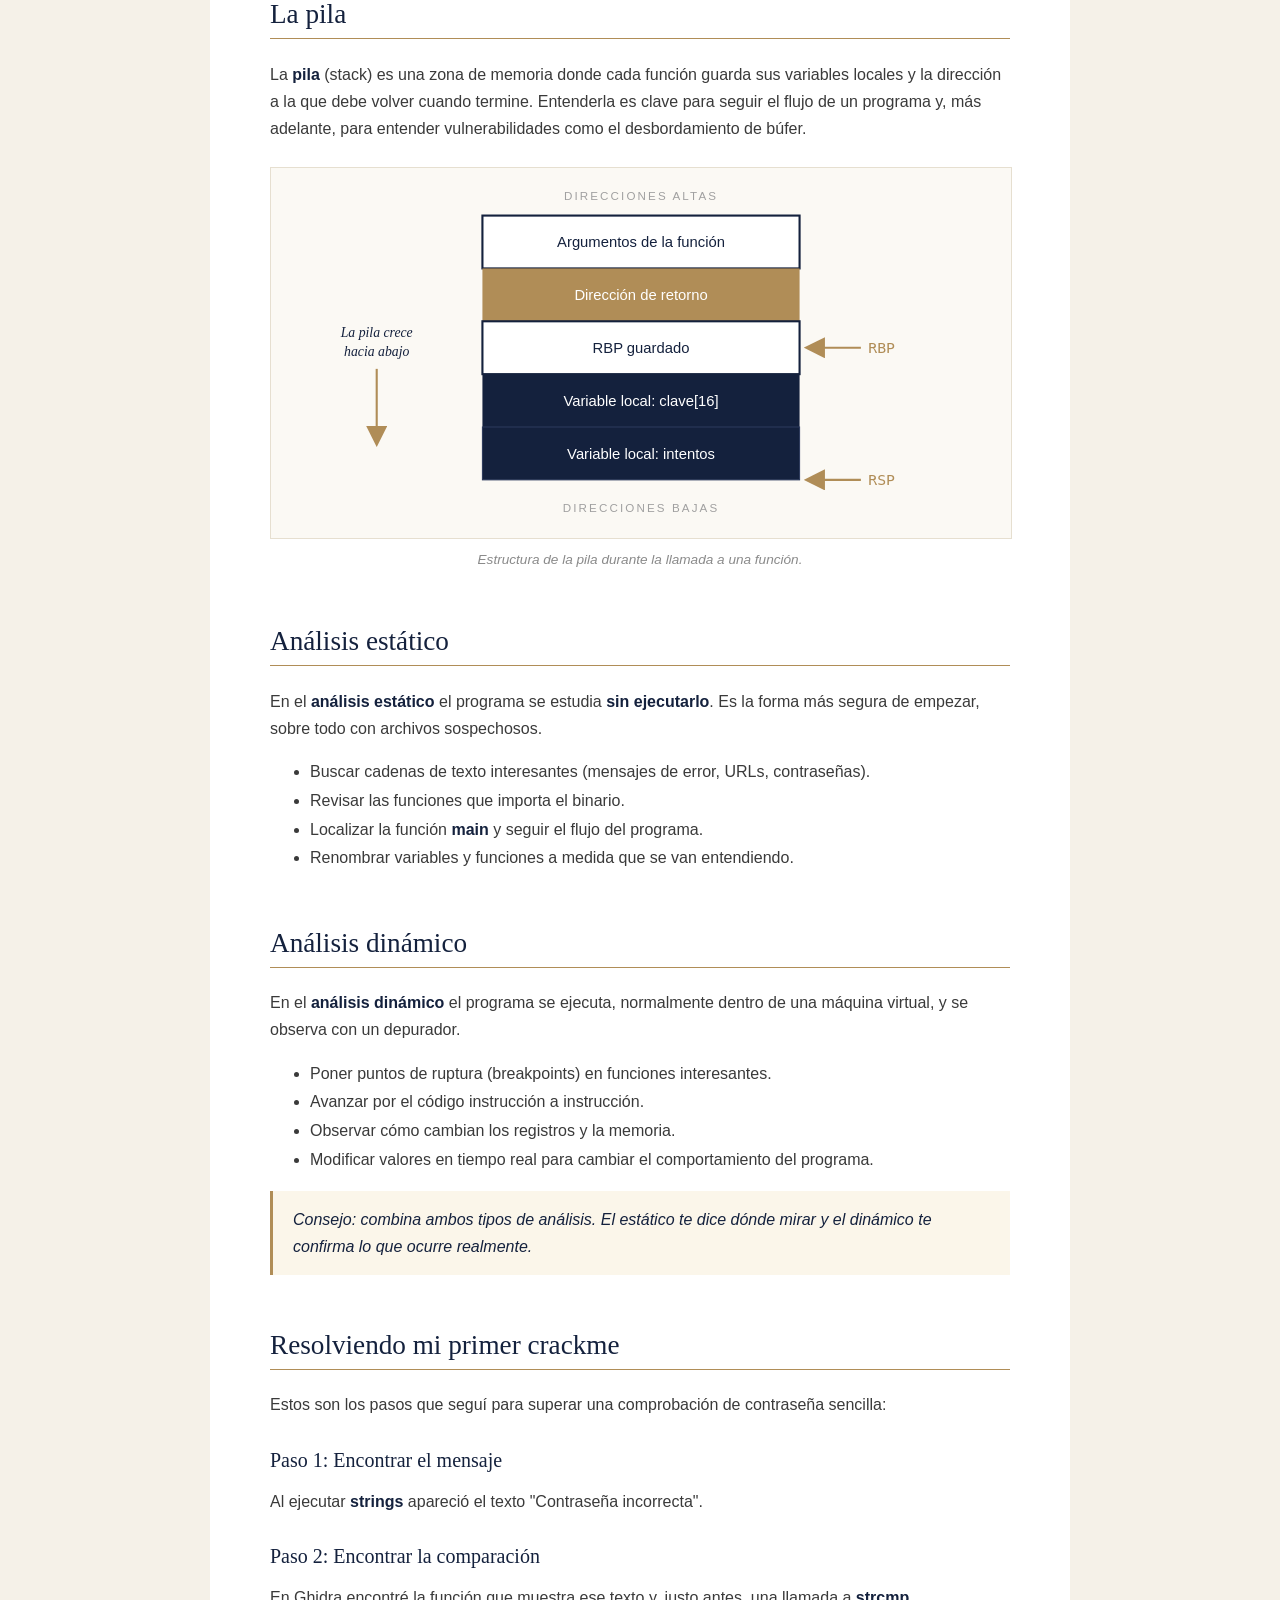
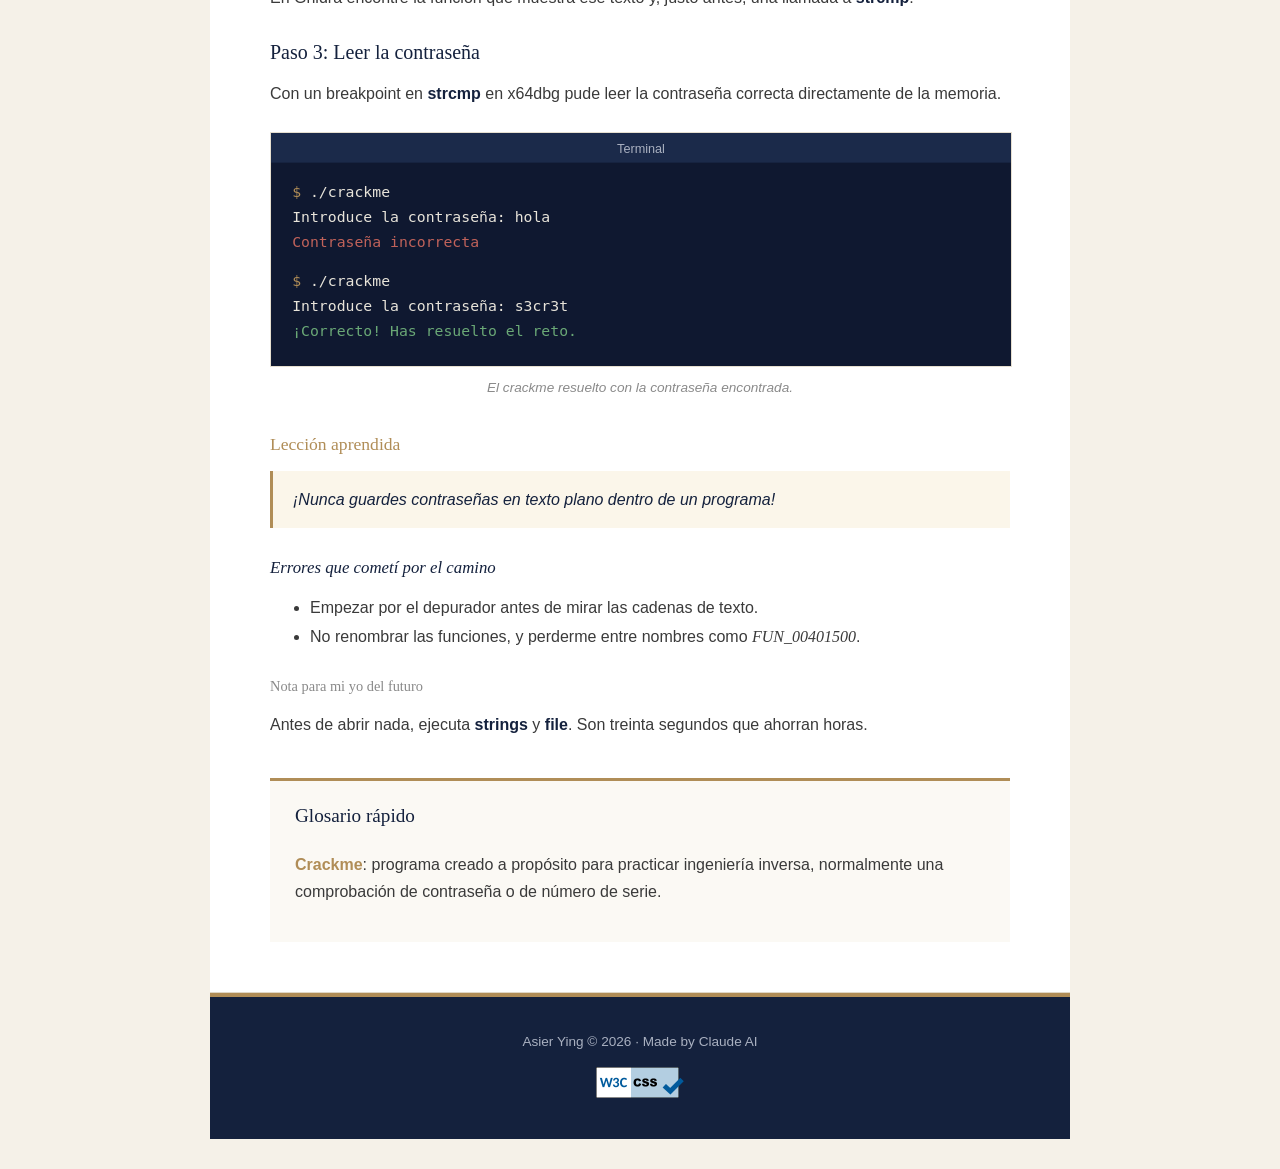
<file: tecnicas.html>
<!DOCTYPE html>
<html lang="es">
    <head>
        <meta charset="utf-8">
        <meta name="viewport" content="width=device-width, initial-scale=1.0">
        <meta name="description" content="Conceptos de ensamblador, la pila, análisis estático y dinámico explicados paso a paso.">
        <title>Diario RE - Técnicas</title>
        <link rel="icon" href="images/logo.svg" type="image/svg+xml">
        <link rel="stylesheet" href="styles.css">
    </head>

    <body>
        <!-- Cabecera común a todas las páginas -->
        <header id="cabecera">
            <img id="logo" src="images/logo.svg" width="70" height="70" alt="Logo del Diario RE: una lupa sobre código binario">
            <h1>Diario RE</h1>
            <p class="subtitulo">Mi viaje por la <em>ingeniería inversa</em></p>
            <nav id="menu">
                <a href="index.html">Inicio</a>
                <a href="diario.html">Diario</a>
                <a href="herramientas.html">Herramientas</a>
                <a href="tecnicas.html" class="actual">Técnicas</a>
                <a href="contacto.html">Taller</a>
            </nav>
        </header>

        <main id="contenido">
            <p class="entradilla">
                Aquí recojo los conceptos y técnicas que he ido aprendiendo, explicados de la forma más sencilla que
                he sabido.
            </p>

            <!-- Índice interno de las secciones de esta página -->
            <nav id="indice">
                <p class="titulo-indice">Índice</p>
                <ol>
                    <li><a href="#ensamblador">Conceptos básicos de ensamblador</a></li>
                    <li><a href="#pila">La pila</a></li>
                    <li><a href="#estatico">Análisis estático</a></li>
                    <li><a href="#dinamico">Análisis dinámico</a></li>
                    <li><a href="#crackme">Resolviendo mi primer crackme</a></li>
                </ol>
            </nav>

            <section id="ensamblador">
                <h2>Conceptos básicos de ensamblador</h2>
                <p>
                    El <strong>ensamblador</strong> es la representación legible del código máquina. Cada línea es
                    una instrucción muy simple que ejecuta el procesador. Comparar una función en C con su
                    ensamblador es la mejor forma de aprender:
                </p>
                <div class="figura">
                    <img src="images/ensamblador.svg" width="700" height="300" alt="Comparación de una función en C que comprueba una contraseña con su código ensamblador x86-64">
                    <p class="pie-foto">La misma función en C y en ensamblador. La llamada a strcmp está resaltada.</p>
                </div>
                <p>Estos son los registros e instrucciones que más me encuentro:</p>
                <!-- La columna "Tipo" agrupa varias filas con rowspan -->
                <table>
                    <thead>
                        <tr>
                            <th>Elemento</th><th>Tipo</th><th>Para qué sirve</th>
                        </tr>
                    </thead>
                    <tbody>
                        <tr>
                            <td>RAX</td><td rowspan="3">Registro</td><td>Guarda el valor de retorno de las funciones.</td>
                        </tr>
                        <tr><td>RSP</td><td>Apunta a la cima de la pila.</td></tr>
                        <tr><td>RIP</td><td>Apunta a la siguiente instrucción a ejecutar.</td></tr>
                        <tr>
                            <td>mov</td><td rowspan="4">Instrucción</td><td>Copia un valor de un sitio a otro.</td>
                        </tr>
                        <tr><td>cmp / test</td><td>Compara dos valores.</td></tr>
                        <tr><td>je / jne</td><td>Salta si la comparación es igual / distinta.</td></tr>
                        <tr><td>call / ret</td><td>Llama a una función / vuelve de ella.</td></tr>
                    </tbody>
                </table>
            </section>

            <section id="pila">
                <h2>La pila</h2>
                <p>
                    La <strong>pila</strong> (stack) es una zona de memoria donde cada función guarda sus variables
                    locales y la dirección a la que debe volver cuando termine. Entenderla es clave para seguir el
                    flujo de un programa y, más adelante, para entender vulnerabilidades como el desbordamiento de
                    búfer.
                </p>
                <div class="figura">
                    <img src="images/pila.svg" width="700" height="350" alt="Diagrama de la pila: argumentos, dirección de retorno, RBP guardado y variables locales, con RBP y RSP señalados">
                    <p class="pie-foto">Estructura de la pila durante la llamada a una función.</p>
                </div>
            </section>

            <section id="estatico">
                <h2>Análisis estático</h2>
                <p>
                    En el <strong>análisis estático</strong> el programa se estudia <strong>sin ejecutarlo</strong>.
                    Es la forma más segura de empezar, sobre todo con archivos sospechosos.
                </p>
                <ul>
                    <li>Buscar cadenas de texto interesantes (mensajes de error, URLs, contraseñas).</li>
                    <li>Revisar las funciones que importa el binario.</li>
                    <li>Localizar la función <strong>main</strong> y seguir el flujo del programa.</li>
                    <li>Renombrar variables y funciones a medida que se van entendiendo.</li>
                </ul>
            </section>

            <section id="dinamico">
                <h2>Análisis dinámico</h2>
                <p>
                    En el <strong>análisis dinámico</strong> el programa se ejecuta, normalmente dentro de una
                    máquina virtual, y se observa con un depurador.
                </p>
                <ul>
                    <li>Poner puntos de ruptura (breakpoints) en funciones interesantes.</li>
                    <li>Avanzar por el código instrucción a instrucción.</li>
                    <li>Observar cómo cambian los registros y la memoria.</li>
                    <li>Modificar valores en tiempo real para cambiar el comportamiento del programa.</li>
                </ul>
                <p class="nota">
                    Consejo: combina ambos tipos de análisis. El estático te dice dónde mirar y el dinámico te
                    confirma lo que ocurre realmente.
                </p>
            </section>

            <section id="crackme">
                <h2>Resolviendo mi primer crackme</h2>
                <p>Estos son los pasos que seguí para superar una comprobación de contraseña sencilla:</p>

                <h3>Paso 1: Encontrar el mensaje</h3>
                <p>Al ejecutar <strong>strings</strong> apareció el texto "Contraseña incorrecta".</p>

                <h3>Paso 2: Encontrar la comparación</h3>
                <p>En Ghidra encontré la función que muestra ese texto y, justo antes, una llamada a <strong>strcmp</strong>.</p>

                <h3>Paso 3: Leer la contraseña</h3>
                <p>
                    Con un breakpoint en <strong>strcmp</strong> en x64dbg pude leer la contraseña correcta
                    directamente de la memoria.
                </p>
                <div class="figura">
                    <img src="images/crackme.svg" width="700" height="220" alt="Terminal: la contraseña hola es incorrecta y la contraseña s3cr3t es correcta">
                    <p class="pie-foto">El crackme resuelto con la contraseña encontrada.</p>
                </div>

                <h4>Lección aprendida</h4>
                <p class="nota">¡Nunca guardes contraseñas en texto plano dentro de un programa!</p>

                <h5>Errores que cometí por el camino</h5>
                <ul>
                    <li>Empezar por el depurador antes de mirar las cadenas de texto.</li>
                    <li>No renombrar las funciones, y perderme entre nombres como <em>FUN_00401500</em>.</li>
                </ul>

                <h6>Nota para mi yo del futuro</h6>
                <p>Antes de abrir nada, ejecuta <strong>strings</strong> y <strong>file</strong>. Son treinta segundos que ahorran horas.</p>
            </section>

            <aside class="extra">
                <h2>Glosario rápido</h2>
                <p>
                    <span class="dato">Crackme</span>: programa creado a propósito para practicar ingeniería inversa,
                    normalmente una comprobación de contraseña o de número de serie.
                </p>
            </aside>

            <!-- Enlace que solo se muestra en pantallas pequeñas (display: none en escritorio) -->
            <p class="solo-movil"><a href="#cabecera">↑ Volver al menú</a></p>
        </main>

        <hr>

        <!-- Pie común a todas las páginas -->
        <footer id="pie">
            <p>Asier Ying © 2026 · Made by Claude AI</p>
            <p>
                <a href="https://jigsaw.w3.org/css-validator/check/referer">
                    <img id="logoW3C" src="images/vcss-blue.png" width="88" height="31" alt="¡CSS Válido!">
                </a>
            </p>
        </footer>
    </body>
</html>
</file>
<file: styles.css>
/* ===== Selectores generales ===== */

body {
    background-color: #f5f1e8;
    color: #3a3a3a;
    font-family: Georgia, "Times New Roman", serif;
    width: 860px;
    margin-top: 0;
    margin-left: auto;
    margin-right: auto;
    padding: 0;
}

h1, h2, h3, h4, h5, h6 {
    font-family: Georgia, "Times New Roman", serif;
    font-weight: normal;
    color: #14213d;
}

h1 {
    font-size: 2.6em;
    margin-top: 10px;
    margin-bottom: 0;
}

h2 {
    font-size: 1.7em;
    border-bottom: 1px solid #b08d57;
    padding-bottom: 8px;
    margin-top: 2em;
    margin-bottom: 0.8em;
}

h3 {
    font-size: 1.25em;
    margin-top: 1.5em;
    margin-bottom: 0.4em;
}

h4 {
    font-size: 1.1em;
    color: #b08d57;
    margin-top: 2em;
    margin-bottom: 0.3em;
}

h5 {
    font-size: 1.05em;
    font-style: italic;
    margin-top: 1.8em;
    margin-bottom: 0.3em;
}

h6 {
    font-size: 0.9em;
    color: #8a8a8a;
    margin-top: 1.8em;
    margin-bottom: 0.3em;
}

p, li, td, label, legend, span {
    font-family: "Helvetica Neue", Arial, sans-serif;
}

em {
    font-family: Georgia, "Times New Roman", serif;
    font-style: italic;
}

hr {
    border: 0;
    border-top: 1px solid #e0d8c6;
    margin: 0;
}

p {
    line-height: 1.7em;
}

a {
    color: #14213d;
}

/* Pseudoclase: estado del enlace al pasar el ratón por encima */
a:hover {
    color: #b08d57;
}

/* Imágenes adaptables: nunca más anchas que su contenedor */
img {
    max-width: 100%;
    height: auto;
}

strong {
    color: #14213d;
}

ul, ol {
    line-height: 1.8em;
}

table {
    width: 100%;
    margin-top: 1em;
}

th {
    font-family: "Helvetica Neue", Arial, sans-serif;
    font-size: 0.85em;
    text-align: left;
    color: #b08d57;
    border-bottom: 2px solid #14213d;
    padding: 10px;
}

td {
    border-bottom: 1px solid #e6dfd0;
    padding: 10px;
}

form {
    margin-top: 1.5em;
}

fieldset {
    border: 1px solid #e6dfd0;
    background-color: #fbf9f4;
    margin-bottom: 20px;
    padding: 20px 25px;
}

legend {
    color: #b08d57;
    font-size: 0.9em;
    padding: 0 8px;
}

input, select, textarea {
    font-family: "Helvetica Neue", Arial, sans-serif;
    font-size: 0.95em;
    color: #3a3a3a;
    background-color: white;
    border: 1px solid #cfc6b3;
    padding: 7px;
}

/* Pseudoclases de formulario */
input:required {
    border-left: 3px solid #b08d57;
}

input:disabled {
    background-color: #f0ece2;
    color: #8a8a8a;
}

input[type="checkbox"]:checked {
    box-shadow: 0 0 0 3px #b08d57;
}

/* ===== Identificadores (estructura común) ===== */

#cabecera {
    background-color: #14213d;
    text-align: center;
    padding: 35px 20px 0 20px;
    border-bottom: 4px solid #b08d57;
}

#cabecera h1 {
    color: white;
}

/* El logo flota a la izquierda y el menú limpia el flotado con clear */
#logo {
    width: 70px;
    height: 70px;
    float: left;
}

#menu {
    border-top: 1px solid #2c3a5c;
    margin-top: 25px;
    margin-bottom: 0;
    padding: 12px 0;
    clear: both;
}

#menu a {
    color: #d8d8d8;
    font-family: "Helvetica Neue", Arial, sans-serif;
    font-size: 0.9em;
    padding: 5px 15px;
    display: inline-block;
}

#menu a:hover {
    color: white;
}

#contenido {
    background-color: white;
    padding: 30px 60px 50px 60px;
}

#indice {
    background-color: #fbf9f4;
    border-left: 3px solid #b08d57;
    padding: 5px 25px;
    width: 60%;
}

#pie {
    background-color: #14213d;
    color: #a9b0c0;
    text-align: center;
    font-size: 0.85em;
    padding: 20px;
    border-top: 4px solid #b08d57;
    margin-bottom: 30px;
    clear: both;
}

#pie a {
    color: #d8d8d8;
}

#logoW3C {
    border: 0;
    width: 88px;
    height: 31px;
}

#id-condiciones {
    margin-left: 0;
}

/* ===== Clases ===== */

.subtitulo {
    color: #b08d57;
    font-style: italic;
    font-family: Georgia, "Times New Roman", serif;
    margin-top: 5px;
}

#menu .actual {
    color: #b08d57;
}

.titulo-indice {
    font-size: 0.9em;
    color: #b08d57;
}

.nota {
    background-color: #fbf6ea;
    border-left: 3px solid #b08d57;
    padding: 15px 20px;
    font-style: italic;
    color: #14213d;
}

.entradilla {
    font-family: Georgia, "Times New Roman", serif;
    font-size: 1.2em;
    font-style: italic;
    color: #14213d;
    margin-bottom: 30px;
}

.figura {
    text-align: center;
    margin-top: 25px;
    margin-bottom: 25px;
}

.figura img {
    width: 100%;
    height: auto;
    border: 1px solid #e6dfd0;
}

.pie-foto {
    font-size: 0.85em;
    font-style: italic;
    color: #8a8a8a;
    margin-top: 5px;
}

.entrada {
    border-bottom: 1px solid #e6dfd0;
    padding-bottom: 20px;
}

.extra {
    background-color: #fbf9f4;
    border-top: 3px solid #b08d57;
    margin-top: 40px;
    padding: 5px 25px 20px 25px;
}

.extra h2 {
    font-size: 1.2em;
    border-bottom: 0;
    margin-top: 1em;
    margin-bottom: 0.3em;
}

.etiqueta {
    background-color: #f0ece2;
    color: #14213d;
    padding: 3px 8px;
    display: inline-block;
}

.dato {
    font-weight: 700;
    color: #b08d57;
}

.fecha {
    font-size: 0.85em;
    color: #b08d57;
    margin-top: 0;
}

.boton {
    background-color: #14213d;
    color: white;
    border: 0;
    padding: 12px 35px;
    display: inline-block;
}

.boton:hover {
    background-color: #b08d57;
}

/* Este enlace está oculto en escritorio y aparece en pantallas pequeñas */
.solo-movil {
    display: none;
    text-align: center;
    margin-top: 30px;
}

/* ===== Media queries (diseño adaptable) ===== */

/* Tablet: la página deja de tener un ancho fijo */
@media only screen and (max-width: 900px) {
    body {
        width: auto;
    }

    #contenido {
        padding: 20px 30px 40px 30px;
    }

    #indice, .extra {
        width: auto;
    }
}

/* Móvil: una sola columna, sin flotados y con tipografía más pequeña */
@media only screen and (max-width: 600px) {
    h1 {
        font-size: 1.9em;
    }

    h2 {
        font-size: 1.4em;
    }

    #cabecera {
        padding: 20px 10px 0 10px;
    }

    #logo {
        float: none;
    }

    #menu a {
        display: block;
        padding: 8px 0;
    }

    #contenido {
        padding: 15px 20px 30px 20px;
    }

    table, th, td {
        font-size: 0.85em;
        padding: 6px;
    }

    .solo-movil {
        display: block;
    }
}
</file>
